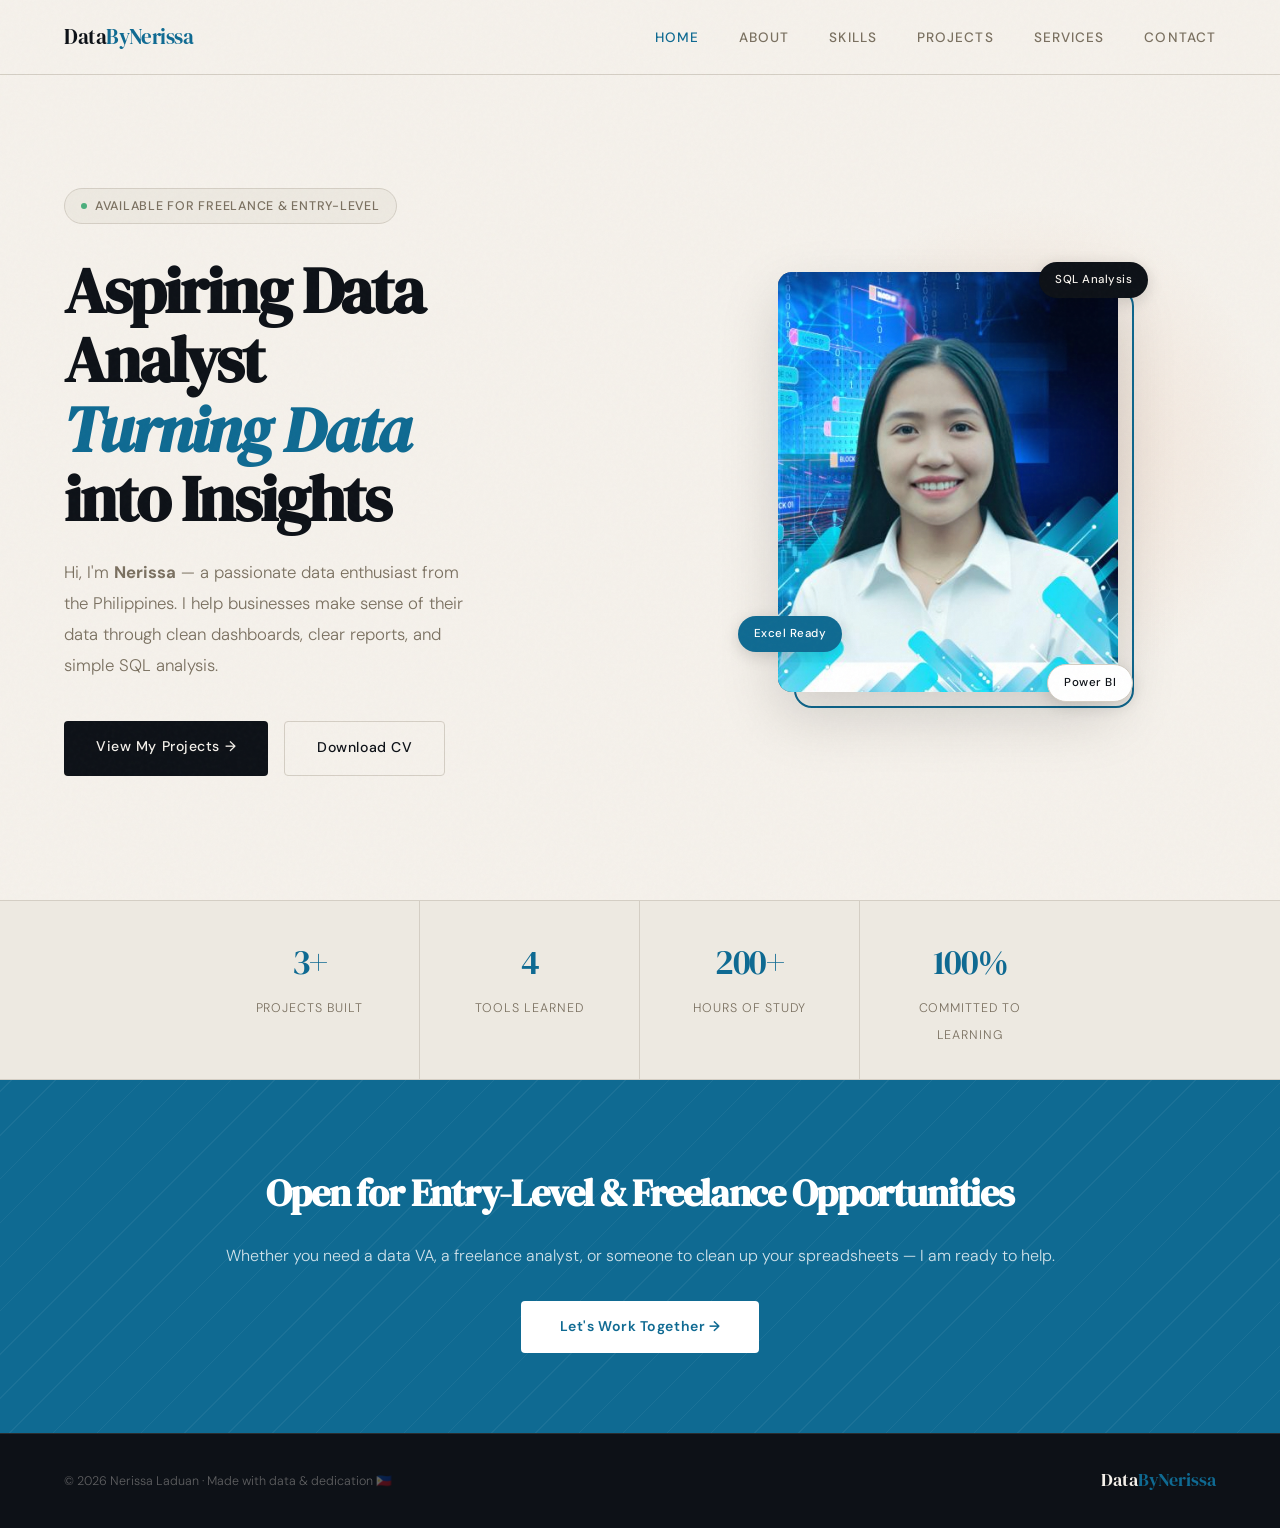
<file: index.html>
<!DOCTYPE html>
<html lang="en">
<head>
  <meta charset="UTF-8">
  <meta name="viewport" content="width=device-width, initial-scale=1.0">
  <meta name="description" content="DataByNerissa — Aspiring Data Analyst. Building dashboards, cleaning data, and turning insights into action.">
  <meta name="theme-color" content="#0f6a92">
  <meta name="referrer" content="strict-origin-when-cross-origin">
  <meta http-equiv="X-UA-Compatible" content="ie=edge">

  <!-- ═══════════════════════════════════════════════════════
       PAGE TITLE — appears on the browser tab.
       Change "Juan dela Cruz" to your real name.
       ═══════════════════════════════════════════════════════ -->
  <title>DataByNerissa — Home</title>

  <!-- Shared styles for all pages -->
  <link rel="stylesheet" href="style.css">

  <style>
    /* ── HOME PAGE SPECIFIC STYLES ──────────────────────── */

    /* Full-screen hero section */
    .hero {
      min-height: 100vh;
      display: grid;
      grid-template-columns: 1fr 1fr;
      align-items: center;
      padding: 8rem 4rem 4rem;
      gap: 5rem;
      position: relative;
      overflow: hidden;
    }

    /* Soft glow behind the photo side */
    .hero::after {
      content: '';
      position: absolute;
      right: 0; top: 50%;
      transform: translateY(-50%);
      width: 500px; height: 500px;
      border-radius: 50%;
      background: radial-gradient(circle, rgba(200,98,42,0.12) 0%, transparent 70%);
      pointer-events: none;
    }

    /* Green "Available" dot badge */
    .hero-badge {
      display: inline-flex;
      align-items: center;
      gap: 0.5rem;
      background: var(--cream);
      border: 1px solid var(--border);
      border-radius: 100px;
      padding: 0.4rem 1rem;
      font-size: 0.78rem;
      color: var(--muted);
      font-weight: 500;
      letter-spacing: 0.06em;
      text-transform: uppercase;
      margin-bottom: 2rem;
      width: fit-content;
    }
    .hero-badge::before {
      content: '';
      width: 6px; height: 6px;
      border-radius: 50%;
      background: #4caf7d; /* green dot — remove if not available */
      animation: pulse 2s infinite;
    }
    @keyframes pulse {
      0%, 100% { opacity: 1; }
      50%       { opacity: 0.3; }
    }

    /* Main headline */
    .hero h1 {
      font-family: 'DM Serif Display', serif;
      font-size: clamp(2.6rem, 5vw, 4rem);
      line-height: 1.08;
      letter-spacing: -0.03em;
      color: var(--ink);
      margin-bottom: 1.5rem;
    }
    .hero h1 em { font-style: italic; color: var(--accent); }

    /* Short description text */
    .hero-sub {
      font-size: 1.05rem;
      color: var(--muted);
      max-width: 420px;
      margin-bottom: 2.5rem;
      line-height: 1.85;
    }

    /* Row of buttons */
    .btn-row {
      display: flex;
      gap: 1rem;
      flex-wrap: wrap;
    }

    /* ── PROFILE PHOTO SIDE ─────────────────────────────── */
    .hero-photo-side {
      display: flex;
      justify-content: center;
      align-items: center;
      position: relative;
      z-index: 1;
    }

    /* Decorative frame behind the photo */
    .photo-frame {
      position: relative;
      width: 340px;
      height: 420px;
    }

    /* The decorative orange border that sits behind */
    .photo-frame::before {
      content: '';
      position: absolute;
      top: 16px; left: 16px; right: -16px; bottom: -16px;
      border: 2px solid var(--accent);
      border-radius: 18px;
      z-index: 0;
    }

    /* ── YOUR PROFILE PHOTO ─────────────────────────────
       STEP 1: Save your photo in the same folder as this file.
               Recommended: name it "profile.jpg" or "profile.png"
               Best size: 400×500 pixels or similar portrait shape.

       STEP 2: Replace "images/profile.jpg" below with your photo filename.

       EXAMPLE: If your photo is named "juan-photo.jpg", change to:
                src="images/juan-photo.jpg"

       If you don't have a photo yet, the placeholder gradient will show.
       ──────────────────────────────────────────────────── */
    .profile-photo {
      width: 100%;
      height: 100%;
      border-radius: 14px;
      object-fit: cover;
      object-position: top center; /* shows your face, not feet */
      position: relative;
      z-index: 1;
      box-shadow: 0 24px 60px rgba(0,0,0,0.15);

      /* ↓ This is the placeholder that shows before you add your photo.
           Remove it once you have your real photo. */
      background: linear-gradient(160deg, #2d4060 0%, #1a2740 100%);
    }

    /* "No photo yet" message inside placeholder */
    .photo-placeholder {
      position: absolute;
      inset: 0;
      z-index: 2;
      display: flex;
      flex-direction: column;
      align-items: center;
      justify-content: center;
      gap: 0.5rem;
      border-radius: 14px;
      background: linear-gradient(160deg, #2d4060 0%, #1a2740 100%);
      color: rgba(255,255,255,0.7);
      font-size: 0.85rem;
      text-align: center;
      padding: 1rem;
      /* ↓ HIDE THIS DIV once you add your real photo by setting display:none */
    }
    .photo-placeholder .icon { font-size: 3rem; margin-bottom: 0.5rem; }
    .photo-placeholder p { font-size: 0.78rem; opacity: 0.6; }

    /* Floating skill badges that overlay the photo */
    .floating-tag {
      position: absolute;
      padding: 0.5rem 1rem;
      border-radius: 100px;
      font-size: 0.72rem;
      font-weight: 500;
      letter-spacing: 0.04em;
      white-space: nowrap;
      z-index: 3;
      box-shadow: 0 4px 16px rgba(0,0,0,0.15);
    }
    .tag-1 { /* Top right */
      background: var(--ink);
      color: var(--paper);
      top: -10px; right: -30px;
    }
    .tag-2 { /* Bottom left */
      background: var(--accent);
      color: var(--white);
      bottom: 40px; left: -40px;
    }
    .tag-3 { /* Bottom right */
      background: var(--white);
      color: var(--ink);
      border: 1px solid var(--border);
      bottom: -10px; right: -15px;
    }

    /* Gentle floating animation for the photo card */
    .photo-frame { animation: float 6s ease-in-out infinite; }
    @keyframes float {
      0%, 100% { transform: translateY(0); }
      50%       { transform: translateY(-10px); }
    }

    /* ── TRUST BAR / STATS ROW ──────────────────────────── */
    .stats-bar {
      background: var(--cream);
      border-top: 1px solid var(--border);
      border-bottom: 1px solid var(--border);
      display: flex;
      justify-content: center;
      gap: 0;
    }

    .stat-item {
      flex: 1;
      max-width: 220px;
      padding: 2rem 1.5rem;
      text-align: center;
      border-right: 1px solid var(--border);
    }
    .stat-item:last-child { border-right: none; }

    .stat-number {
      font-family: 'DM Serif Display', serif;
      font-size: 2.2rem;
      color: var(--accent);
      letter-spacing: -0.03em;
      display: block;
    }
    .stat-label {
      font-size: 0.78rem;
      color: var(--muted);
      text-transform: uppercase;
      letter-spacing: 0.08em;
    }

    /* Mobile */
    @media (max-width: 900px) {
      .hero {
        grid-template-columns: 1fr;
        padding: 7rem 1.5rem 3rem;
        gap: 3rem;
      }
      .hero-photo-side { order: -1; } /* photo above text on mobile */
      .photo-frame { width: 240px; height: 300px; }
      .tag-1, .tag-2, .tag-3 { display: none; } /* hide floating tags on mobile */
      .stats-bar { flex-wrap: wrap; }
      .stat-item { min-width: 50%; border-bottom: 1px solid var(--border); }
    }
  </style>
</head>
<body>

  <!-- ═══════════════════════════════════════════════════════
       NAVIGATION BAR
       ── HOW TO EDIT ──
       1. Change "Data" + "ByJuan" to your own brand name.
          The word inside <span> gets the orange color.
       2. Update the href links if you rename your HTML files.
       ═══════════════════════════════════════════════════════ -->
  <nav>
    <a href="index.html" class="nav-logo">
      Data<span>ByNerissa</span>
      <!-- ↑ CHANGE: Replace "Juan" with your name or brand -->
    </a>

    <!-- Mobile menu button -->
    <button class="nav-toggle" onclick="toggleNav()" aria-label="Toggle menu">
      <span></span><span></span><span></span>
    </button>

    <ul class="nav-links" id="navLinks">
      <li><a href="index.html" class="active">Home</a></li>
      <li><a href="about.html">About</a></li>
      <li><a href="skills.html">Skills</a></li>
      <li><a href="projects.html">Projects</a></li>
      <li><a href="services.html">Services</a></li>
      <li><a href="contact.html">Contact</a></li>
    </ul>
  </nav>

  <!-- ═══════════════════════════════════════════════════════
       HERO / HOME SECTION
       ═══════════════════════════════════════════════════════ -->
  <section class="hero">

    <!-- LEFT: Text content -->
    <div class="hero-content">

      <!-- ── AVAILABILITY BADGE ────────────────────────────
           Change this text to reflect your current status.
           Remove the whole <div class="hero-badge"> if not needed.
           ─────────────────────────────────────────────────── -->
      <div class="hero-badge">Available for Freelance &amp; Entry-Level</div>

      <!-- ── MAIN HEADLINE ─────────────────────────────────
           Edit this to be YOUR headline.
           The <em> tag makes text italic + orange.
           ─────────────────────────────────────────────────── -->
      <h1>
        Aspiring Data Analyst<br>
        <em>Turning Data</em><br>
        into Insights
      </h1>

      <!-- ── SHORT INTRO ───────────────────────────────────
           Replace "Juan" with your name.
           Keep it short — 2-3 sentences max.
           ─────────────────────────────────────────────────── -->
      <p class="hero-sub">
        Hi, I'm <strong>Nerissa</strong> — a passionate data enthusiast from the Philippines.
        I help businesses make sense of their data through clean dashboards,
        clear reports, and simple SQL analysis.
      </p>

      <!-- ── CALL TO ACTION BUTTONS ───────────────────────
           "View My Projects" → links to projects.html
           "Download CV"      → links to your PDF resume.
           Save your resume as "cv.pdf" in the same folder, then change href="cv.pdf"
           ─────────────────────────────────────────────────── -->
      <div class="btn-row">
        <a href="projects.html" class="btn-primary">View My Projects →</a>
        <a href="CV.pdf" class="btn-secondary" download>Download CV</a>
        <!-- ↑ CHANGE: Replace "cv.pdf" with your actual resume filename -->
      </div>

    </div><!-- end hero-content -->

    <!-- RIGHT: Profile photo -->
    <div class="hero-photo-side">
      <div class="photo-frame">

        <!-- ════════════════════════════════════════════════
             HOW TO ADD YOUR PROFILE PHOTO — STEP BY STEP

             STEP 1: Create a folder called "images" inside your portfolio folder.
                     Your folder structure should look like:
                     portfolio/
                       ├── images/
                       │     └── profile.jpg   ← your photo goes here
                       ├── index.html
                       ├── about.html
                       └── style.css

             STEP 2: Copy your photo into the "images" folder.
                     Rename it to "profile.jpg" (or profile.png).

             STEP 3: In the <img> tag below, make sure src="images/profile.jpg"
                     matches your actual filename.

             STEP 4: Hide the placeholder by finding the <div class="photo-placeholder">
                     and changing its style to: display: none;

             TIPS:
             - Best photo size: 400 × 500px portrait (head + shoulders)
             - Use a plain or blurred background for professional look
             - Smile! Friendly photos work well for freelance portfolios
             ════════════════════════════════════════════════ -->

        <!-- Your profile photo — change src to your image path -->
        <img
          class="profile-photo"
          src="images/profile.jpg"
          alt="Nerissa Laduan — Aspiring Data Analyst"
          onerror="this.style.display='none'; document.getElementById('photo-placeholder').style.display='flex';"
        >
        <!-- ↑ CHANGE: Replace "images/profile.jpg" with your actual photo path
               Also change the alt text to your real name -->

        <!-- Placeholder shown when photo is missing — HIDE when you have a photo -->
        

        <!-- Floating skill tags around the photo -->
        <!-- ↓ CHANGE these tags to match your tools -->
        <div class="floating-tag tag-1">SQL Analysis</div>
        <div class="floating-tag tag-2">Excel Ready</div>
        <div class="floating-tag tag-3">Power BI</div>

      </div><!-- end photo-frame -->
    </div><!-- end hero-photo-side -->

  </section><!-- end hero -->

  <!-- ═══════════════════════════════════════════════════════
       STATS / TRUST BAR
       ── HOW TO EDIT ──
       Change the numbers and labels to match your own stats.
       If you don't have real numbers yet, use goals or learning hours.
       Example: "200+ Hours of Study", "3 Projects Built", etc.
       ═══════════════════════════════════════════════════════ -->
  <div class="stats-bar">
    <div class="stat-item reveal">
      <span class="stat-number">3+</span>
      <!-- ↑ CHANGE: Update with your actual number of projects -->
      <span class="stat-label">Projects Built</span>
    </div>
    <div class="stat-item reveal" style="transition-delay:0.1s">
      <span class="stat-number">4</span>
      <!-- ↑ CHANGE: Number of tools/skills you know -->
      <span class="stat-label">Tools Learned</span>
    </div>
    <div class="stat-item reveal" style="transition-delay:0.2s">
      <span class="stat-number">200+</span>
      <!-- ↑ CHANGE: Hours you've spent studying data analytics -->
      <span class="stat-label">Hours of Study</span>
    </div>
    <div class="stat-item reveal" style="transition-delay:0.3s">
      <span class="stat-number">100%</span>
      <span class="stat-label">Committed to Learning</span>
    </div>
  </div>

  <!-- ═══════════════════════════════════════════════════════
       CTA BANNER — "Open for Work" strip
       ── HOW TO EDIT ──
       Change the heading and paragraph to update your message.
       ═══════════════════════════════════════════════════════ -->
  <div class="cta-banner">
    <h2>Open for Entry-Level &amp; Freelance Opportunities</h2>
    <p>Whether you need a data VA, a freelance analyst, or someone to clean up your spreadsheets — I am ready to help.</p>
    <a href="contact.html" class="btn-white">Let's Work Together →</a>
  </div>

  <!-- ═══════════════════════════════════════════════════════
       FOOTER
       ── HOW TO EDIT ──
       Change "Juan dela Cruz" to your name.
       Change "DataByJuan" logo to match your nav logo.
       Update the year if needed.
       ═══════════════════════════════════════════════════════ -->
  <footer>
    <p>© 2026 Nerissa Laduan · Made with data &amp; dedication 🇵🇭</p>
    <!-- ↑ CHANGE: Replace "Juan dela Cruz" with your full name -->
    <a href="index.html">Data<span>ByNerissa</span></a>
    <!-- ↑ CHANGE: Match your nav logo name -->
  </footer>

  <!-- ═══════════════════════════════════════════════════════
       JAVASCRIPT — scroll reveal + mobile nav toggle
       No changes needed here.
       ═══════════════════════════════════════════════════════ -->
  <script>
    // Mobile nav toggle
    function toggleNav() {
      document.getElementById('navLinks').classList.toggle('open');
    }

    // Scroll reveal — animates elements as you scroll down
    const observer = new IntersectionObserver((entries) => {
      entries.forEach(e => {
        if (e.isIntersecting) {
          e.target.classList.add('visible');
          observer.unobserve(e.target);
        }
      });
    }, { threshold: 0.12 });

    document.querySelectorAll('.reveal').forEach(el => observer.observe(el));
  </script>

</body>
</html>
</file>
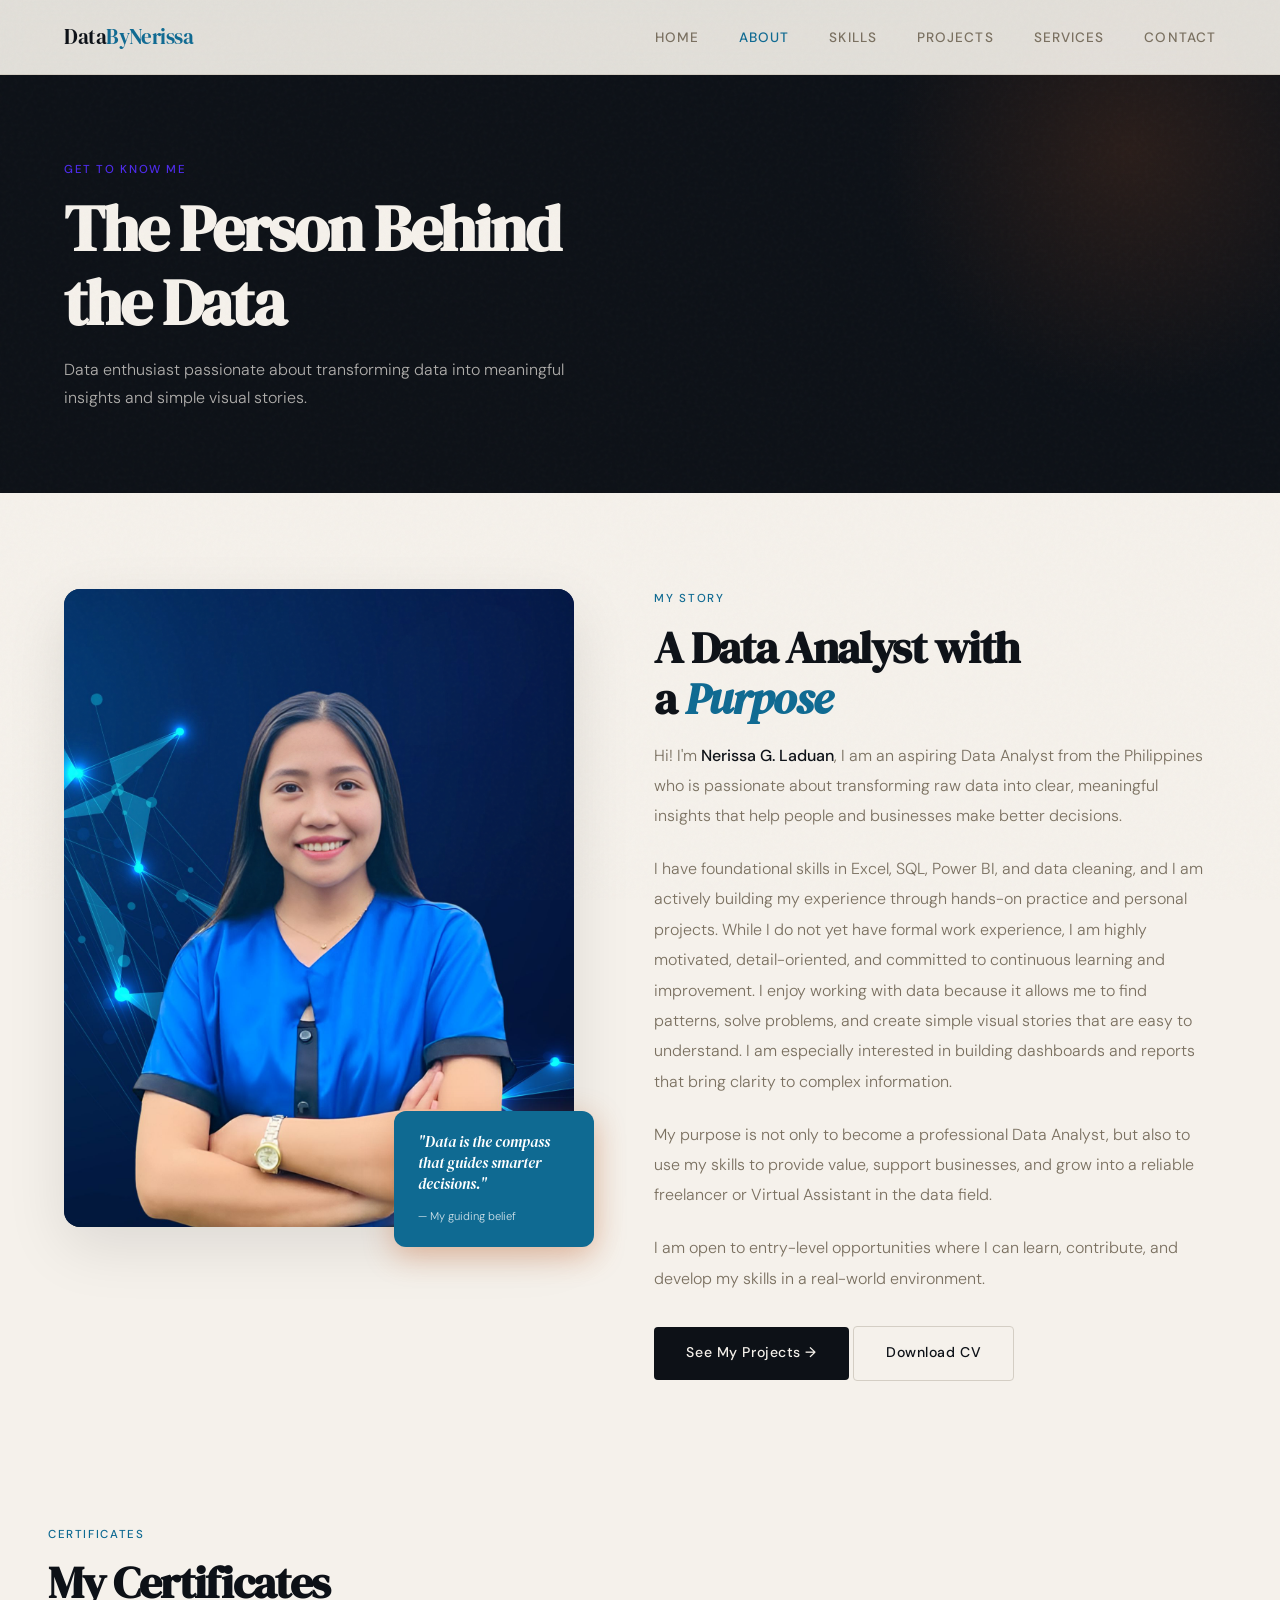
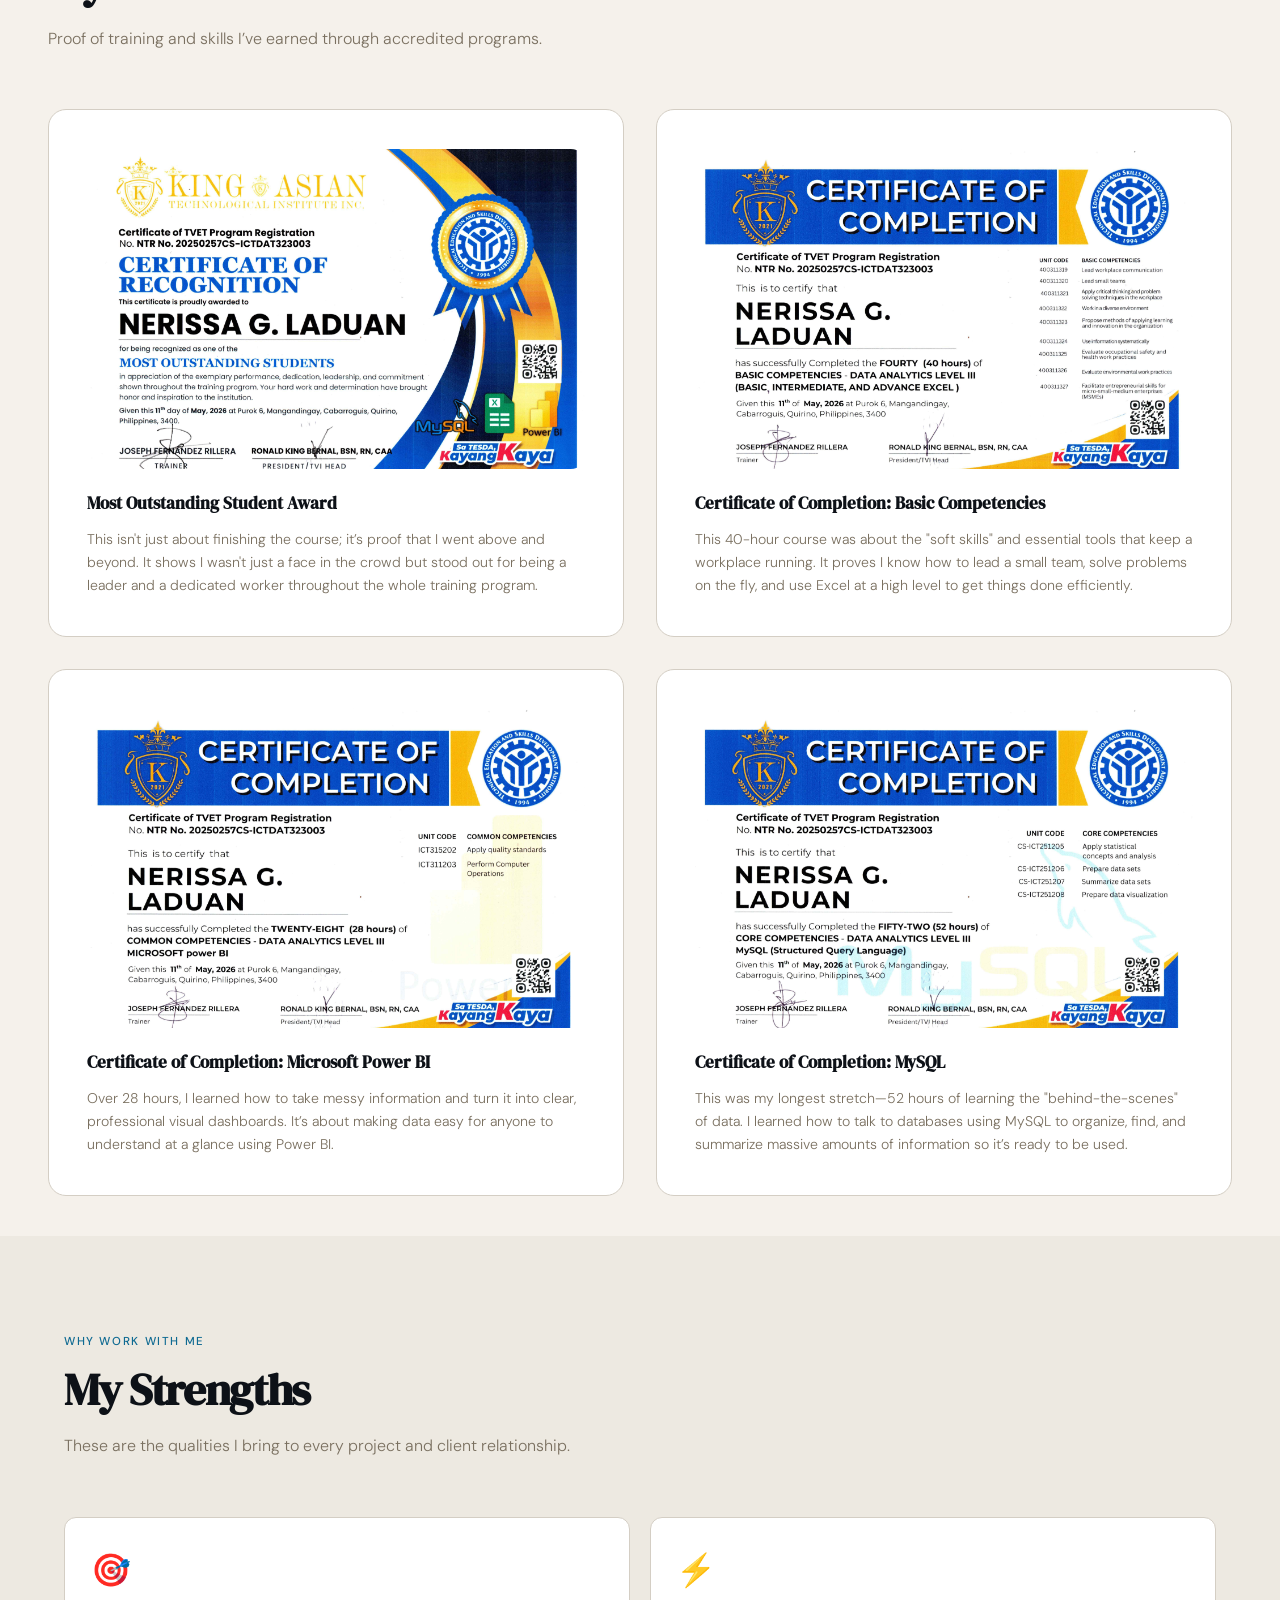
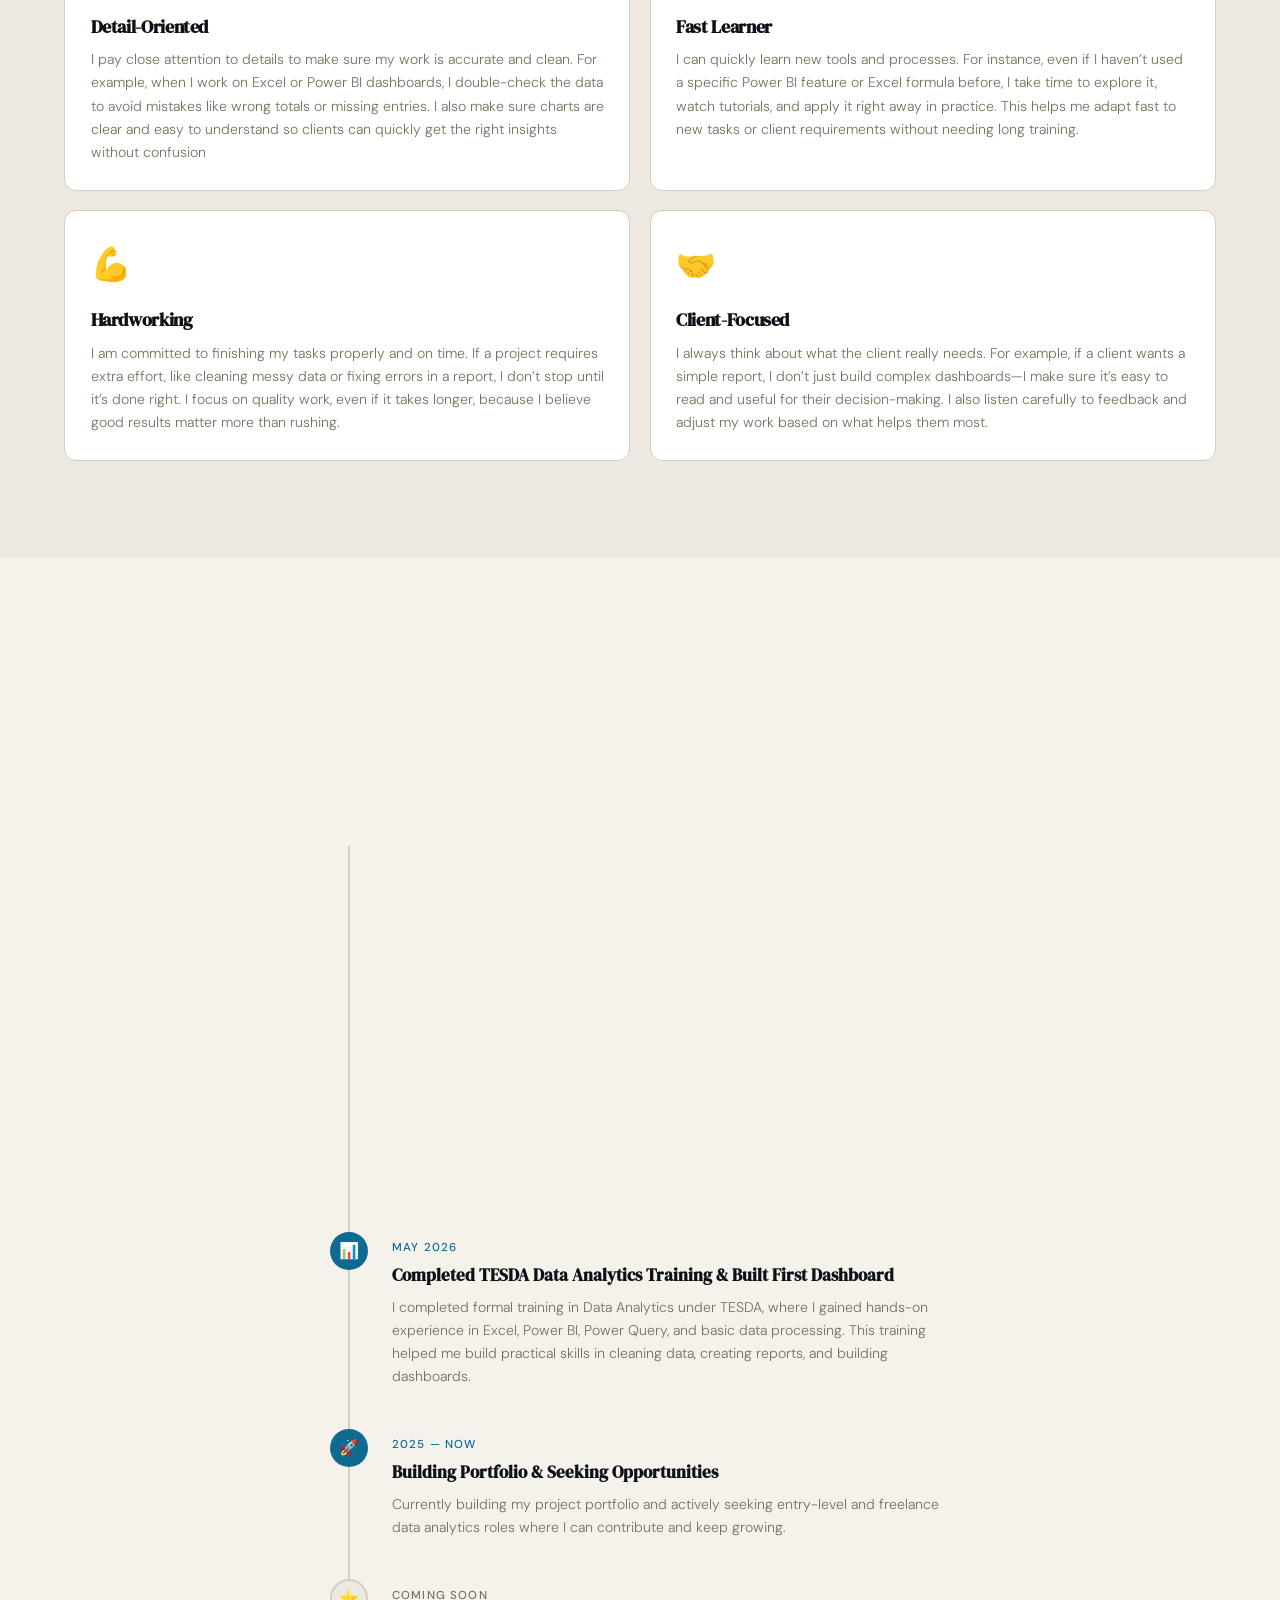
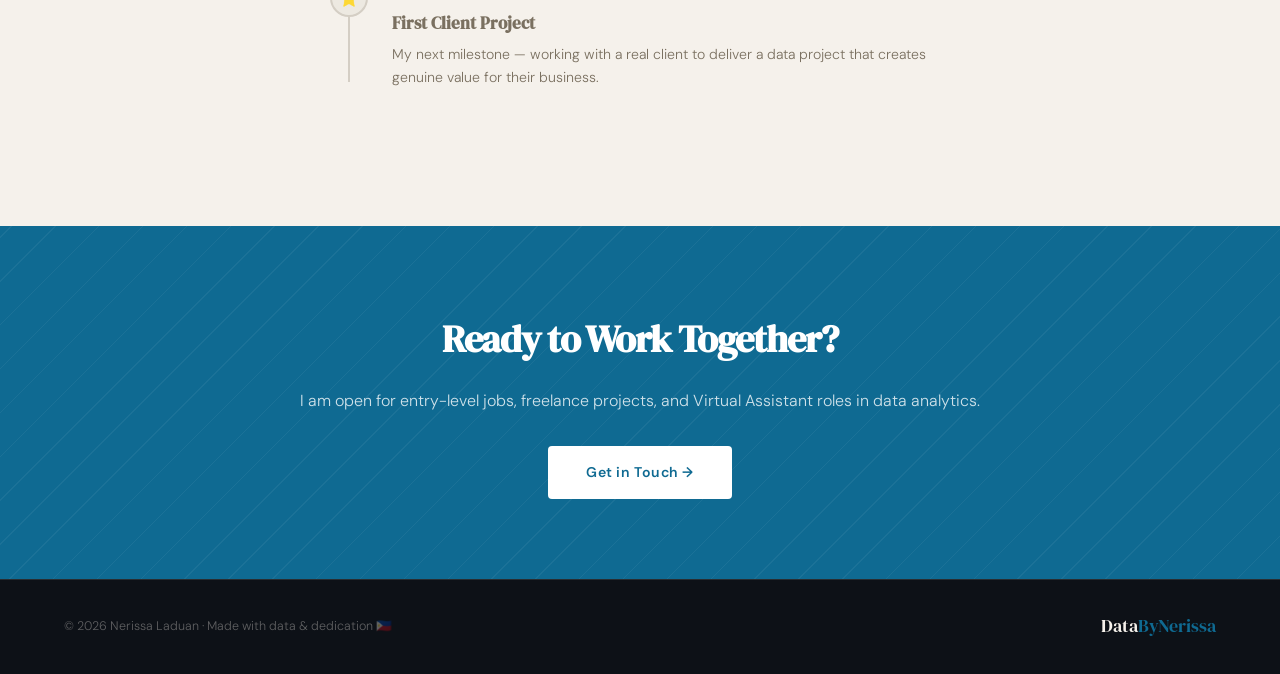
<file: about.html>
<!DOCTYPE html>
<html lang="en">
<head>
  <meta charset="UTF-8">
  <meta name="viewport" content="width=device-width, initial-scale=1.0">
  <meta name="description" content="About Me — Learn about my journey into data analytics and what drives my passion.">
  <meta name="theme-color" content="#0f6a92">
  <meta name="referrer" content="strict-origin-when-cross-origin">
  <meta http-equiv="X-UA-Compatible" content="ie=edge">

  <!-- ═══════════════════════════════════════════════════════
       PAGE TITLE — change "Juan dela Cruz" to your name
       ═══════════════════════════════════════════════════════ -->
  <title>About Me — DataByNerissa</title>

  <link rel="stylesheet" href="style.css">

  <style>
    /* ── ABOUT PAGE HEADER ──────────────────────────────── */
    .page-hero {
      background: var(--dark-bg);
      padding: 10rem 4rem 5rem;
      position: relative;
      overflow: hidden;
    }
    .page-hero::before {
      content: '';
      position: absolute;
      right: -100px; top: -100px;
      width: 500px; height: 500px;
      border-radius: 50%;
      background: radial-gradient(circle, rgba(200,98,42,0.15) 0%, transparent 70%);
    }
    .page-hero .section-label { color: var(--accent-light); }
    .page-hero .section-title { color: var(--paper); font-size: clamp(2.5rem, 5vw, 4rem); }
    .page-hero .section-intro { color: var(--dark-text); margin-bottom: 0; }

    /* ── MAIN ABOUT SECTION ─────────────────────────────── */
    #about-main { background: var(--paper); }

    .about-layout {
      display: grid;
      grid-template-columns: 1fr 1.1fr;
      gap: 5rem;
      align-items: start;
    }

    /* ── ABOUT PHOTO COLUMN ─────────────────────────────── */
    .about-photo-col { position: relative; }

    /* ── YOUR ABOUT PAGE PHOTO ──────────────────────────
       This can be the same photo as the homepage, or a different one.

       HOW TO USE:
       1. Save your photo in the "images" folder as "about.jpg"
          (or use the same "profile.jpg" from the homepage)
       2. Change src="images/about.jpg" below to match your file

       RECOMMENDED SIZE: 500 × 600px portrait photo
       ─────────────────────────────────────────────────── */
    .about-photo {
      width: 100%;
      border-radius: 16px;
      object-fit: cover;
      object-position: top;
      aspect-ratio: 4 / 5;
      display: block;
      box-shadow: 0 20px 60px rgba(0,0,0,0.1);

      /* Placeholder color if photo not found */
      background: linear-gradient(160deg, #2d4060, #1a2740);
    }

    .about-photo-placeholder {
      aspect-ratio: 4 / 5;
      border-radius: 16px;
      background: linear-gradient(160deg, #2d4060, #1a2740);
      display: flex;
      flex-direction: column;
      align-items: center;
      justify-content: center;
      color: rgba(255,255,255,0.6);
      font-size: 0.85rem;
      text-align: center;
      gap: 0.5rem;
    }

    /* Accent quote card overlapping the photo */
    .about-quote-card {
      position: absolute;
      bottom: -20px;
      right: -20px;
      background: var(--accent);
      color: var(--white);
      padding: 1.2rem 1.5rem;
      border-radius: 12px;
      max-width: 200px;
      box-shadow: 0 8px 30px rgba(200,98,42,0.4);
    }
    .about-quote-card p {
      font-family: 'DM Serif Display', serif;
      font-size: 0.95rem;
      font-style: italic;
      line-height: 1.4;
      margin-bottom: 0.4rem;
    }
    .about-quote-card small {
      font-size: 0.7rem;
      opacity: 0.8;
    }

    /* ── ABOUT TEXT COLUMN ──────────────────────────────── */
    .about-text-col {}

    .about-text-col p {
      font-size: 1rem;
      color: var(--muted);
      line-height: 1.9;
      margin-bottom: 1.4rem;
    }
    .about-text-col p strong { color: var(--ink); font-weight: 500; }

    /* ── STRENGTH CARDS ─────────────────────────────────── */
    .strengths-section {
      background: var(--cream);
    }

    .strengths-grid {
      display: grid;
      grid-template-columns: repeat(2, 1fr);
      gap: 1.2rem;
    }

    .strength-card {
      background: var(--white);
      border: 1px solid var(--border);
      border-radius: 12px;
      padding: 1.6rem;
      transition: box-shadow 0.2s, transform 0.2s;
    }
    .strength-card:hover {
      box-shadow: 0 10px 36px rgba(0,0,0,0.07);
      transform: translateY(-2px);
    }
    .strength-icon {
      font-size: 2rem;
      margin-bottom: 0.8rem;
      display: block;
    }
    .strength-card h3 {
      font-family: 'DM Serif Display', serif;
      font-size: 1.15rem;
      letter-spacing: -0.02em;
      color: var(--ink);
      margin-bottom: 0.4rem;
    }
    .strength-card p {
      font-size: 0.88rem;
      color: var(--muted);
      line-height: 1.65;
    }

    /* ── TIMELINE / JOURNEY SECTION ─────────────────────── */
    .journey-section { background: var(--paper); }

    .timeline {
      position: relative;
      max-width: 620px;
      margin: 0 auto;
    }
    .timeline::before {
      content: '';
      position: absolute;
      left: 18px;
      top: 8px; bottom: 8px;
      width: 2px;
      background: var(--border);
    }

    .timeline-item {
      display: flex;
      gap: 1.5rem;
      margin-bottom: 2.5rem;
      position: relative;
    }
    .timeline-dot {
      width: 38px; height: 38px;
      border-radius: 50%;
      background: var(--accent);
      display: flex;
      align-items: center;
      justify-content: center;
      font-size: 1rem;
      flex-shrink: 0;
      z-index: 1;
    }
    .timeline-dot.grey {
      background: var(--cream);
      border: 2px solid var(--border);
    }
    .timeline-body {
      padding-top: 0.4rem;
    }
    .timeline-date {
      font-size: 0.72rem;
      font-weight: 500;
      color: var(--accent);
      letter-spacing: 0.1em;
      text-transform: uppercase;
      margin-bottom: 0.3rem;
    }
    .timeline-body h4 {
      font-family: 'DM Serif Display', serif;
      font-size: 1.05rem;
      color: var(--ink);
      margin-bottom: 0.3rem;
    }
    .timeline-body p {
      font-size: 0.88rem;
      color: var(--muted);
      line-height: 1.65;
    }

    /* ── CERTIFICATES SECTION ─────────────────────────── */
    .certificates-section {
      background: var(--paper);
      padding: 3rem 3rem 2.5rem;
    }

    .certificates-grid {
      display: grid;
      grid-template-columns: repeat(2, minmax(0, 1fr));
      gap: 2rem;
      margin: 1.5rem auto 0;
      max-width: 1240px;
    }

    .certificate-card {
      background: var(--white);
      border: 1px solid var(--border);
      border-radius: 18px;
      padding: 2.4rem;
      max-width: 780px;
      min-height: 420px;
      margin: 0 auto;
    }

    .certificate-card img {
      width: 100%;
      max-height: 320px;
      object-fit: cover;
      border-radius: 14px;
      margin-bottom: 1.3rem;
      display: block;
    }

    .certificate-card h3 {
      font-family: 'DM Serif Display', serif;
      font-size: 1.05rem;
      color: var(--ink);
      margin-bottom: 0.6rem;
    }

    .certificate-card p {
      font-size: 0.88rem;
      color: var(--muted);
      line-height: 1.65;
      margin: 0;
    }

    @media (max-width: 900px) {
      .certificates-grid { grid-template-columns: 1fr; }
    }

    /* Mobile */
    @media (max-width: 900px) {
      .page-hero { padding: 8rem 1.5rem 4rem; }
      .about-layout { grid-template-columns: 1fr; gap: 3rem; }
      .about-quote-card { display: none; }
      .strengths-grid { grid-template-columns: 1fr; }
    }
  </style>
</head>
<body>

  <!-- NAVIGATION — same across all pages -->
  <nav>
    <a href="index.html" class="nav-logo">Data<span>ByNerissa</span></a>
    <!-- ↑ CHANGE: Update your brand name -->

    <button class="nav-toggle" onclick="toggleNav()" aria-label="Toggle menu">
      <span></span><span></span><span></span>
    </button>

    <ul class="nav-links" id="navLinks">
      <li><a href="index.html">Home</a></li>
      <li><a href="about.html" class="active">About</a></li>
      <li><a href="skills.html">Skills</a></li>
      <li><a href="projects.html">Projects</a></li>
      <li><a href="services.html">Services</a></li>
      <li><a href="contact.html">Contact</a></li>
    </ul>
  </nav>

  <!-- ═══════════════════════════════════════════════════════
       PAGE HERO HEADER
       ── HOW TO EDIT ──
       Change the heading and description to describe yourself.
       ═══════════════════════════════════════════════════════ -->
  <div class="page-hero">
    <span class="section-label">Get to Know Me</span>
    <h1 class="section-title">
      The Person Behind<br>the Data
    </h1>
    <p class="section-intro">
      Data enthusiast passionate about transforming data into meaningful insights and simple visual stories.
      <!-- ↑ CHANGE: Write your own one-liner about yourself -->
    </p>
  </div>

  <!-- ═══════════════════════════════════════════════════════
       ABOUT MAIN SECTION — photo + text
       ═══════════════════════════════════════════════════════ -->
  <section id="about-main">
    <div class="about-layout">

      <!-- LEFT: Your photo -->
      <div class="about-photo-col reveal">

        <!-- ════════════════════════════════════════════════
             HOW TO ADD YOUR ABOUT PAGE PHOTO

             OPTION A — Same photo as homepage:
               Change src to: src="images/profile.jpg"

             OPTION B — Different photo (e.g. studying or working):
               1. Save photo in images/ folder as "about.jpg"
               2. Change src to: src="images/about.jpg"

             Recommended: casual but professional photo —
             studying at a desk, working on a laptop, etc.
             ════════════════════════════════════════════════ -->
        <img
          class="about-photo"
          src="images/about.jpg"
          alt="Nerissa G. Laduan studying data analytics"
          onerror="this.style.display='none'; document.getElementById('about-ph').style.display='flex';"
        >
        <!-- ↑ CHANGE: Replace "images/about.jpg" and update the alt text -->

        <!-- Placeholder — hide when you have a photo -->
        <div class="about-photo-placeholder" id="about-ph" style="display:none">
          <span style="font-size:3rem">📸</span>
          <strong style="color:white">Add your photo</strong>
          <p style="font-size:0.75rem;color:rgba(255,255,255,0.5)">Save as images/about.jpg</p>
        </div>

        <!-- Motivational quote card — overlaps the photo -->
        <div class="about-quote-card">
          <!-- ↓ CHANGE: Replace with your own quote or goal -->
          <p>"Data is the compass that guides smarter decisions."</p>
          <small>— My guiding belief</small>
        </div>

      </div><!-- end about-photo-col -->

      <!-- RIGHT: Your story text -->
      <div class="about-text-col reveal" style="transition-delay:0.15s">
        <span class="section-label">My Story</span>
        <h2 class="section-title">A Data Analyst with<br>a <em style="font-style:italic;color:var(--accent)">Purpose</em></h2>

        <!-- ── YOUR BIO TEXT ──────────────────────────────
             Edit these paragraphs to tell YOUR story.
             Be honest and personal — clients appreciate authenticity.
             ─────────────────────────────────────────────────── -->
        <p>
          Hi! I'm <strong>Nerissa G. Laduan</strong>, I am an aspiring Data Analyst from the Philippines 
          who is passionate about transforming raw data into clear, meaningful insights that help people
           and businesses make better decisions.
          <!-- ↑ CHANGE: Replace with your actual name and story intro -->
        </p>

        <p>
         I have foundational skills in Excel, SQL, Power BI, and data cleaning, and I am actively building my experience through hands-on practice and personal projects.
          While I do not yet have formal work experience, I am highly motivated, detail-oriented, and committed to continuous learning and improvement.
          I enjoy working with data because it allows me to find patterns, solve problems, and create simple visual stories that are easy to understand.
           I am especially interested in building dashboards and reports that bring clarity to complex information.<!-- ↑ CHANGE: Update to match your actual education and status -->
        </p>

        <p>
          My purpose is not only to become a professional Data Analyst, but also to use my skills to provide value,
           support businesses, and grow into a reliable freelancer or Virtual Assistant in the data field.
          <!-- ↑ CHANGE: Describe YOUR personal goal -->
        </p>

        <p>
          I am open to entry-level opportunities where I can learn, contribute, and develop my skills in a real-world environment.
          <!-- ↑ CHANGE: Add something personal about you — hobbies, interests, motivation -->
        </p>

        <!-- Buttons linking to your work -->
        <div class="btn-row" style="margin-top:2rem">
          <a href="projects.html" class="btn-primary">See My Projects →</a>
          <a href="cv.pdf" class="btn-secondary" download>Download CV</a>
          <!-- ↑ CHANGE: Replace "cv.pdf" with your resume filename -->
        </div>

      </div><!-- end about-text-col -->
    </div><!-- end about-layout -->
  </section>

  <!-- ═══════════════════════════════════════════════════════
       CERTIFICATES SECTION
       ── HOW TO EDIT ──
       Add your certificate images and short descriptions.
       ═══════════════════════════════════════════════════════ -->
  <section class="certificates-section">
    <span class="section-label reveal">Certificates</span>
    <h2 class="section-title reveal">My Certificates</h2>
    <p class="section-intro reveal">Proof of training and skills I’ve earned through accredited programs.</p>

    <div class="certificates-grid">
      <div class="certificate-card reveal">
        <img src="images/certificate1.jpg" alt="TESDA Certificate 1">
        <h3>Most Outstanding Student Award</h3>
        <p>This isn't just about finishing the course; it’s proof that I went above and beyond. It shows I wasn't just a face in the crowd but stood out for being a leader and a dedicated worker throughout the whole training program.</p>
      </div>
      <div class="certificate-card reveal" style="transition-delay:0.1s">
        <img src="images/certificate2.jpg" alt="TESDA Certificate 2">
        <h3>Certificate of Completion: Basic Competencies</h3>
        <p>This 40-hour course was about the "soft skills" and essential tools that keep a workplace running. It proves I know how to lead a small team, solve problems on the fly, and use Excel at a high level to get things done efficiently.</p>
      </div>
      <div class="certificate-card reveal" style="transition-delay:0.2s">
        <img src="images/certificate3.jpg" alt="TESDA Certificate 3">
        <h3>Certificate of Completion: Microsoft Power BI</h3>
        <p>Over 28 hours, I learned how to take messy information and turn it into clear, professional visual dashboards. It’s about making data easy for anyone to understand at a glance using Power BI.</p>
      </div>
      <div class="certificate-card reveal" style="transition-delay:0.3s">
        <img src="images/certificate4.jpg" alt="TESDA Certificate 4">
        <h3>Certificate of Completion: MySQL</h3>
        <p>This was my longest stretch—52 hours of learning the "behind-the-scenes" of data. I learned how to talk to databases using MySQL to organize, find, and summarize massive amounts of information so it’s ready to be used.</p>
      </div>
    </div>
  </section>

  <!-- ═══════════════════════════════════════════════════════
       STRENGTHS SECTION
       ── HOW TO EDIT ──
       Change the icon, title, and description for each card.
       Add or remove cards as needed.
       ═══════════════════════════════════════════════════════ -->
  <section class="strengths-section">
    <span class="section-label reveal">Why Work With Me</span>
    <h2 class="section-title reveal">My Strengths</h2>
    <p class="section-intro reveal">These are the qualities I bring to every project and client relationship.</p>

    <div class="strengths-grid">

      <div class="strength-card reveal">
        <span class="strength-icon">🎯</span>
        <!-- ↑ CHANGE: Replace emoji with one that fits your strength -->
        <h3>Detail-Oriented</h3>
        <!-- ↑ CHANGE: Replace with your strength name -->
        <p>I pay close attention to details to make sure my work is accurate and clean. For example, when I work on Excel or Power BI dashboards, 
          I double-check the data to avoid mistakes like wrong totals or missing entries. I also make sure charts are clear and easy to understand so clients can quickly get the right insights without confusion</p>
        <!-- ↑ CHANGE: Describe this strength in your own words -->
      </div>

      <div class="strength-card reveal" style="transition-delay:0.1s">
        <span class="strength-icon">⚡</span>
        <h3>Fast Learner</h3>
        <p>I can quickly learn new tools and processes. For instance, even if I haven’t used a specific Power BI feature or Excel formula before,
           I take time to explore it, watch tutorials, and apply it right away in practice. This helps me adapt fast to new tasks or client requirements without needing long training.</p>
      </div>

      <div class="strength-card reveal" style="transition-delay:0.2s">
        <span class="strength-icon">💪</span>
        <h3>Hardworking</h3>
        <p>I am committed to finishing my tasks properly and on time. If a project requires extra effort, like cleaning messy data or fixing errors in a report, I don’t stop until it’s done right. I focus on quality work, even if it takes longer, because I believe good results matter more than rushing.</p>
      </div>

      <div class="strength-card reveal" style="transition-delay:0.3s">
        <span class="strength-icon">🤝</span>
        <h3>Client-Focused</h3>
        <p>I always think about what the client really needs. For example, if a client wants a simple report, I don’t just build complex dashboards—I make sure it’s easy to read and useful for their decision-making. I also listen carefully to feedback and adjust my work based on what helps them most.</p>
      </div>

    </div><!-- end strengths-grid -->
  </section>

  <!-- ═══════════════════════════════════════════════════════
       JOURNEY / TIMELINE SECTION
       ── HOW TO EDIT ──
       Update each timeline item with your real milestones.
       Add more items by copying a .timeline-item block.
       ═══════════════════════════════════════════════════════ -->
  <section class="journey-section">
    <span class="section-label reveal">My Learning Journey</span>
    <h2 class="section-title reveal">How I Got Here</h2>
    <p class="section-intro reveal">Every expert was once a beginner. Here's my path so far.</p>

    <div class="timeline">

      <div class="timeline-item reveal">
        <div class="timeline-dot">📚</div>
        <div class="timeline-body">
          <div class="timeline-date">2025</div>
          <!-- ↑ CHANGE: Update the year -->
          <h4>Discovered Data Analytics</h4>
          <!-- ↑ CHANGE: Title of your first milestone -->
          <p>I first became interested in data analytics when I watched an Excel tutorial on YouTube. I realized how powerful data can be in solving real business problems, such as organizing information, tracking performance, and making better decisions. That moment sparked my serious interest in pursuing this field.</p>
          <!-- ↑ CHANGE: Describe how you got started -->
        </div>
      </div>

      <div class="timeline-item reveal" style="transition-delay:0.1s">
        <div class="timeline-dot">💻</div>
        <div class="timeline-body">
          <div class="timeline-date">2026</div>
          <h4>Graduated BTLED Major in ICT </h4>
          <p>I graduated with a Bachelor of Technical Teacher Education (BTLED) major in ICT. During my studies, I also gained teaching experience, including helping students learn Microsoft Excel. This strengthened my ability to explain data concepts in a simple and practical way.</p>
          <!-- ↑ CHANGE: Describe what you learned and where -->
        </div>
      </div>

      <div class="timeline-item reveal" style="transition-delay:0.2s">
        <div class="timeline-dot">📊</div>
        <div class="timeline-body">
          <div class="timeline-date">May 2026</div>
          <h4>Completed TESDA Data Analytics Training &amp; Built First Dashboard</h4>
          <p>I completed formal training in Data Analytics under TESDA, where I gained hands-on experience in Excel, Power BI, Power Query, and basic data processing. This training helped me build practical skills in cleaning data, creating reports, and building dashboards.</p>
        </div>
      </div>

      <div class="timeline-item reveal" style="transition-delay:0.3s">
        <div class="timeline-dot">🚀</div>
        <div class="timeline-body">
          <div class="timeline-date">2025 — Now</div>
          <!-- ↑ CHANGE: Update to present year -->
          <h4>Building Portfolio &amp; Seeking Opportunities</h4>
          <p>Currently building my project portfolio and actively seeking entry-level and freelance data analytics roles where I can contribute and keep growing.</p>
        </div>
      </div>

      <!-- Add more milestones by copying the block above ↑ -->

      <div class="timeline-item reveal" style="transition-delay:0.4s">
        <div class="timeline-dot grey">⭐</div>
        <div class="timeline-body">
          <div class="timeline-date" style="color:var(--muted)">Coming Soon</div>
          <h4 style="color:var(--muted)">First Client Project</h4>
          <p>My next milestone — working with a real client to deliver a data project that creates genuine value for their business.</p>
          <!-- ↑ CHANGE: Update this when you land your first project -->
        </div>
      </div>

    </div><!-- end timeline -->
  </section>

  <!-- CTA Banner -->
  <div class="cta-banner">
    <h2>Ready to Work Together?</h2>
    <p>I am open for entry-level jobs, freelance projects, and Virtual Assistant roles in data analytics.</p>
    <a href="contact.html" class="btn-white">Get in Touch →</a>
  </div>

  <!-- FOOTER -->
  <footer>
    <p>© 2026 Nerissa Laduan · Made with data &amp; dedication 🇵🇭</p>
    <a href="index.html">Data<span>ByNerissa</span></a>
  </footer>

  <script>
    function toggleNav() {
      document.getElementById('navLinks').classList.toggle('open');
    }
    const observer = new IntersectionObserver((entries) => {
      entries.forEach(e => {
        if (e.isIntersecting) { e.target.classList.add('visible'); observer.unobserve(e.target); }
      });
    }, { threshold: 0.12 });
    document.querySelectorAll('.reveal').forEach(el => observer.observe(el));
  </script>
</body>
</html>
</file>
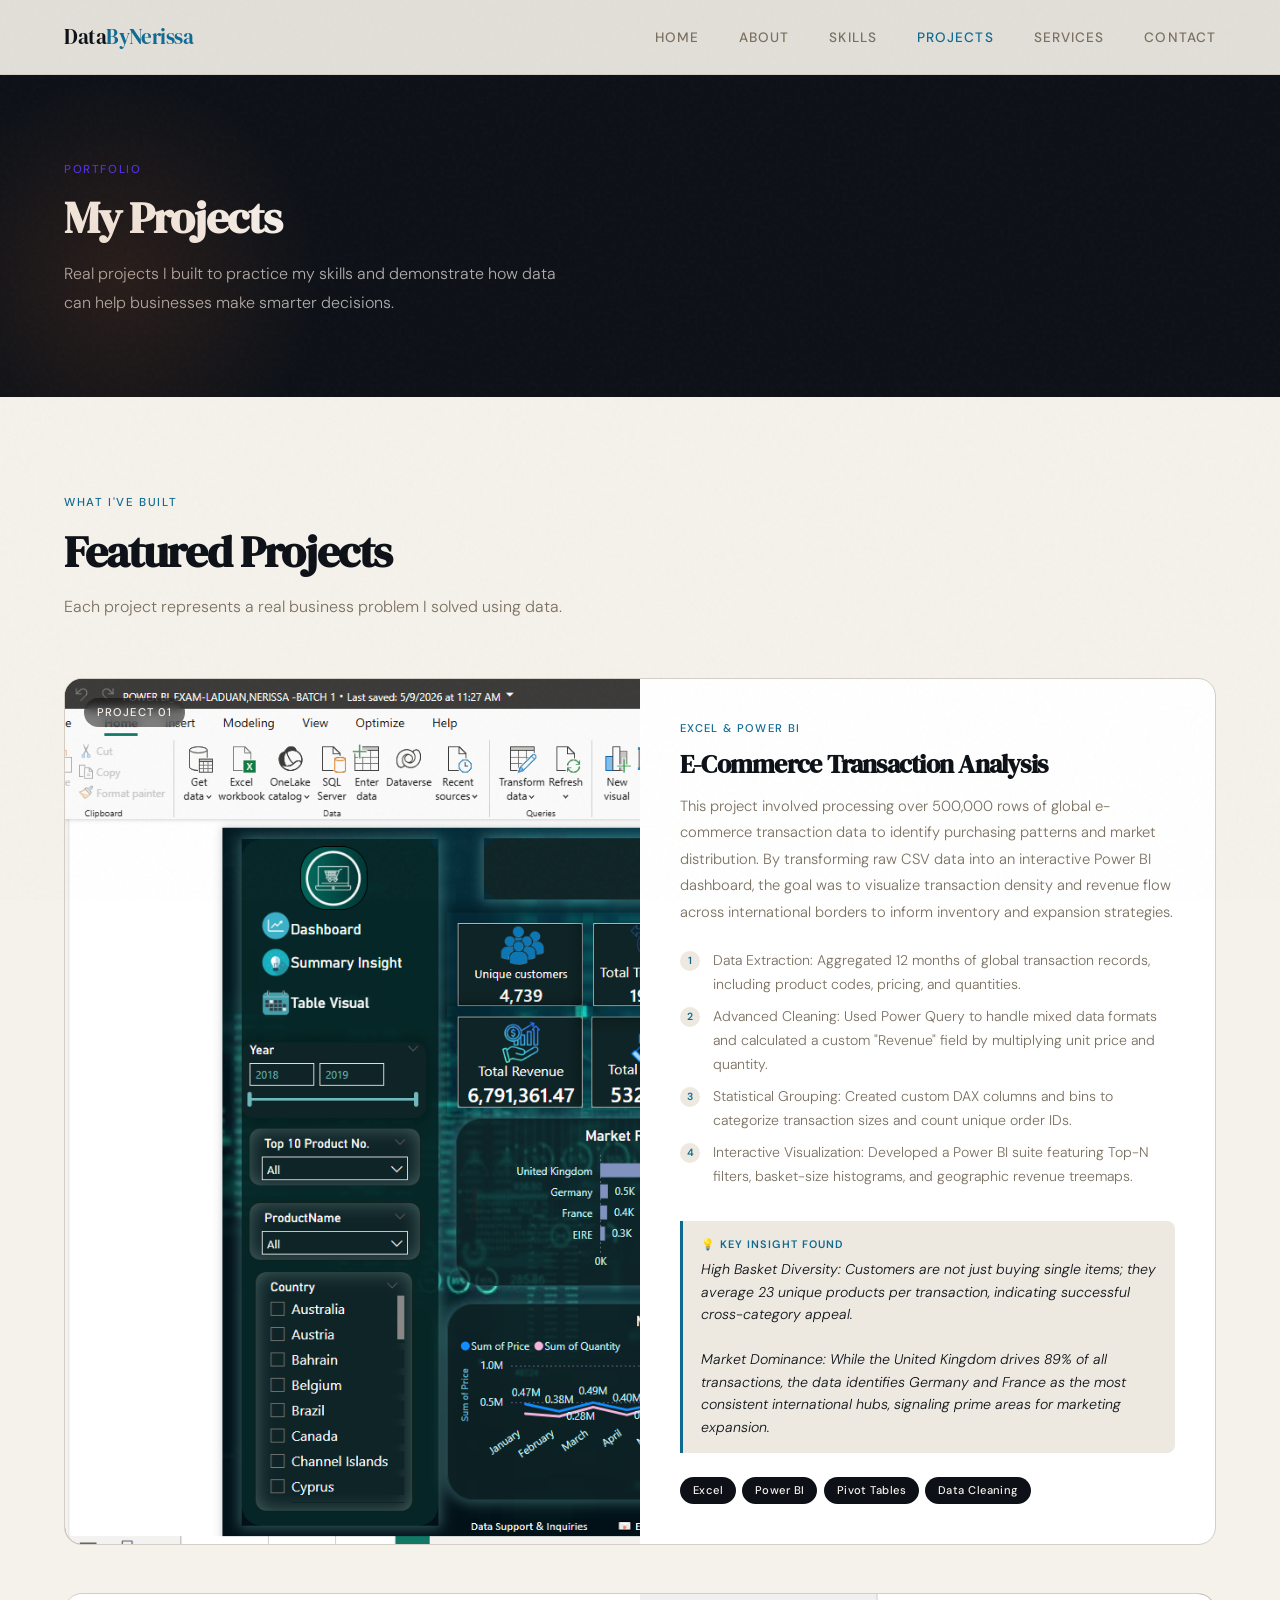
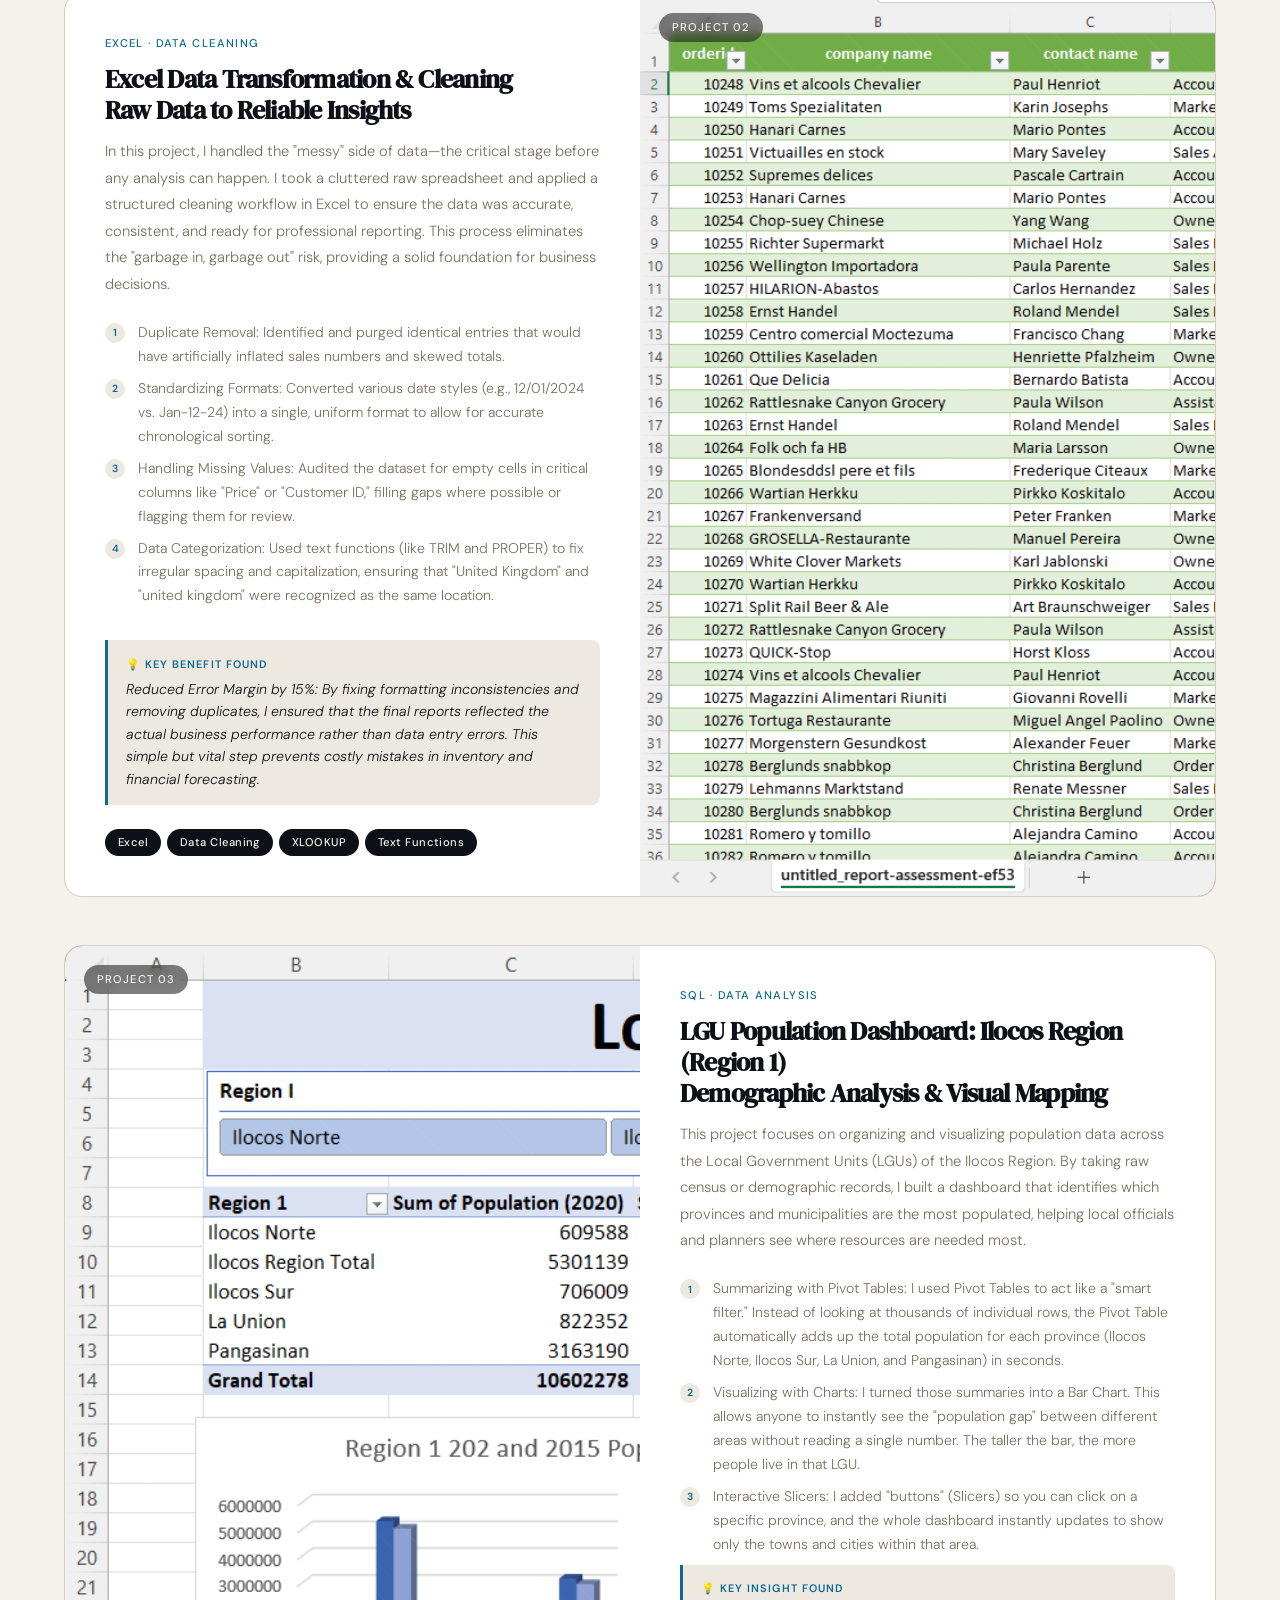
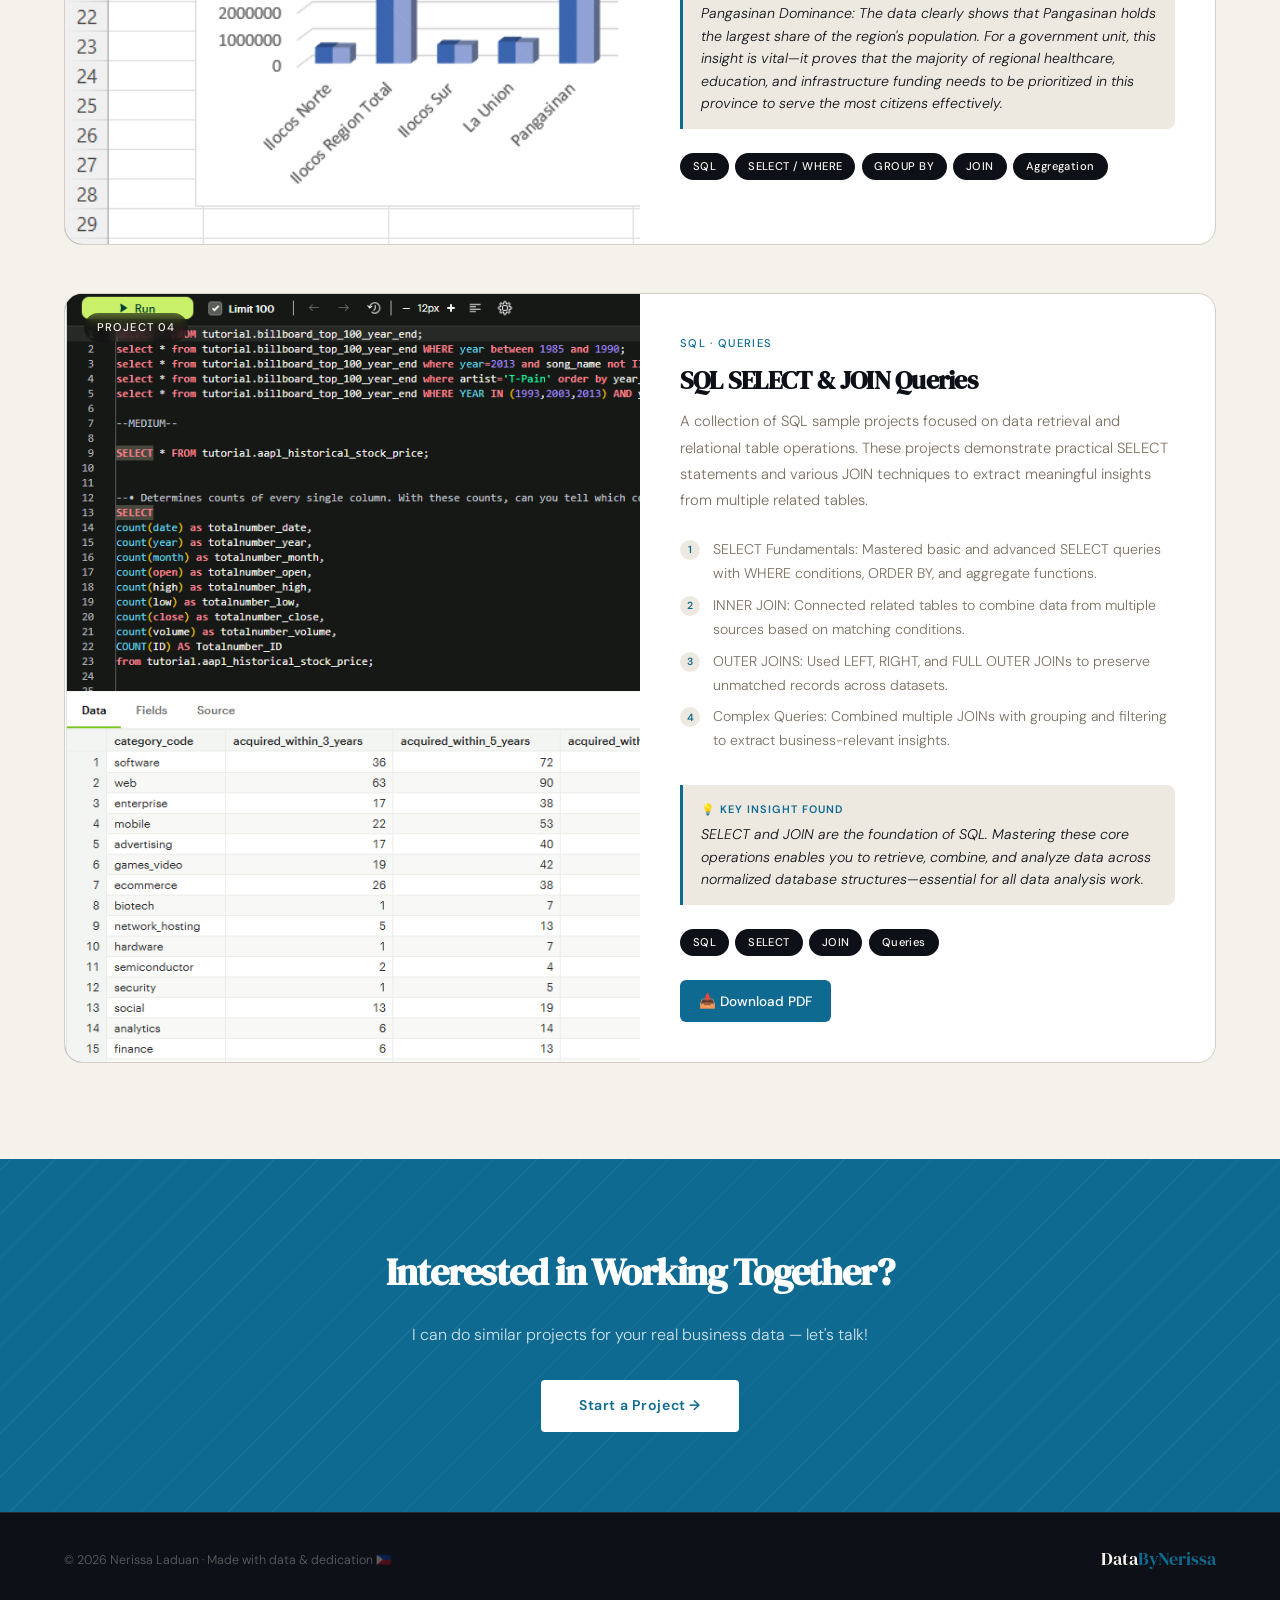
<file: projects.html>
<!DOCTYPE html>
<html lang="en">
<head>
  <meta charset="UTF-8">
  <meta name="viewport" content="width=device-width, initial-scale=1.0">
  <meta name="description" content="My Projects — Data dashboards, SQL analysis, and Excel projects showcasing real-world skills.">
  <meta name="theme-color" content="#0f6a92">
  <meta name="referrer" content="strict-origin-when-cross-origin">
  <meta http-equiv="X-UA-Compatible" content="ie=edge">
  <title>Projects — DataByNerissa</title>
  <link rel="stylesheet" href="style.css">

  <style>
    /* ── PROJECTS PAGE HEADER ───────────────────────────── */
    .page-hero {
      background: var(--dark-bg);
      padding: 10rem 4rem 5rem;
      position: relative;
      overflow: hidden;
    }
    .page-hero::before {
      content: '';
      position: absolute;
      left: -80px; bottom: -80px;
      width: 400px; height: 400px;
      border-radius: 50%;
      background: radial-gradient(circle, rgba(200,98,42,0.15) 0%, transparent 70%);
    }
    .page-hero .section-label { color: var(--accent-light); }
    .page-hero .section-title { color: var(--paper); }
    .page-hero .section-intro { color: var(--dark-text); margin-bottom: 0; }

    /* ── PROJECTS GRID ──────────────────────────────────── */
    .projects-section { background: var(--paper); }

    /* Full-width single-column cards for a premium feel */
    .projects-list {
      display: flex;
      flex-direction: column;
      gap: 3rem;
    }

    /* Individual project card */
    .project-card {
      background: var(--white);
      border: 1px solid var(--border);
      border-radius: 18px;
      overflow: hidden;
      display: grid;
      grid-template-columns: 1fr 1fr;
      transition: box-shadow 0.25s, transform 0.2s;
    }
    .project-card:hover {
      box-shadow: 0 20px 60px rgba(0,0,0,0.1);
      transform: translateY(-4px);
    }
    /* Alternate layout: odd cards have photo on right */
    .project-card.reverse { direction: rtl; }
    .project-card.reverse > * { direction: ltr; }

    /* ── PROJECT PHOTO AREA ─────────────────────────────── */
    .project-image {
      position: relative;
      overflow: hidden;
      min-height: 320px;
    }

    /* ════════════════════════════════════════════════════════
       HOW TO ADD PROJECT SCREENSHOTS / IMAGES

       For EACH project, you need one screenshot or photo.
       This is the image that appears on the left (or right) of
       the project card.

       STEPS FOR EACH PROJECT:

       1. Take a screenshot of your Excel/Power BI dashboard,
          or export your chart as an image.
          You can also use a mockup from Canva or similar tools.

       2. Save the image in the "images" folder:
            images/project1.jpg  ← for the Sales Dashboard
            images/project2.jpg  ← for the Data Cleaning project
            images/project3.jpg  ← for the SQL Analysis project

       3. In each .project-img tag below, change the src="..." to
          match your saved image filename.

       RECOMMENDED IMAGE SIZE: 700 × 450 pixels (landscape)
       RECOMMENDED FORMAT: .jpg or .png

       WHERE TO GET FREE SCREENSHOTS / VISUALS:
         - Take a screenshot of your actual Excel/Power BI file
         - Create a mockup in Canva (free): canva.com
         - Use Pexels for free stock: pexels.com (search "data dashboard")
         - Use a placeholder: https://placehold.co/700x450

       IF YOU DON'T HAVE A SCREENSHOT YET:
         The colorful gradient placeholder will show automatically.
         It will switch to your real image as soon as you add it.
       ════════════════════════════════════════════════════════ -->

    /* The actual <img> tag for the project photo */
    .project-img {
      width: 100%;
      height: 100%;
      object-fit: cover;
      object-position: top left;
      display: block;
      transition: transform 0.4s ease;
    }
    .project-card:hover .project-img { transform: scale(1.03); }

    /* Placeholder shown when no image is provided */
    .project-img-placeholder {
      width: 100%;
      height: 100%;
      min-height: 320px;
      display: flex;
      flex-direction: column;
      align-items: center;
      justify-content: center;
      gap: 0.8rem;
      color: rgba(255,255,255,0.7);
      font-size: 0.82rem;
      text-align: center;
      padding: 2rem;
    }
    .placeholder-icon { font-size: 3.5rem; }

    /* Background themes for each project placeholder */
    .bg-project1 { background: linear-gradient(135deg, #1a2740 0%, #2d4a70 100%); }
    .bg-project2 { background: linear-gradient(135deg, #2d1a10 0%, #5a3420 100%); }
    .bg-project3 { background: linear-gradient(135deg, #1a2a20 0%, #2d5040 100%); }
    .bg-project4 { background: linear-gradient(135deg, #2a1f3d 0%, #4a3a6d 100%); }

    /* Decorative diagonal lines on placeholder */
    .project-img-placeholder::after {
      content: '';
      position: absolute;
      inset: 0;
      background: repeating-linear-gradient(
        45deg,
        transparent, transparent 20px,
        rgba(255,255,255,0.03) 20px,
        rgba(255,255,255,0.03) 21px
      );
      pointer-events: none;
    }
    .project-image { position: relative; }

    /* Project number badge on image */
    .project-number-badge {
      position: absolute;
      top: 1.2rem;
      left: 1.2rem;
      background: rgba(0,0,0,0.5);
      color: var(--paper);
      padding: 0.3rem 0.8rem;
      border-radius: 100px;
      font-size: 0.7rem;
      font-weight: 500;
      letter-spacing: 0.1em;
      text-transform: uppercase;
      backdrop-filter: blur(6px);
      z-index: 2;
    }

    /* ── PROJECT TEXT AREA ──────────────────────────────── */
    .project-body {
      padding: 2.5rem;
      display: flex;
      flex-direction: column;
    }

    .project-tag-label {
      font-size: 0.7rem;
      font-weight: 500;
      color: var(--accent);
      letter-spacing: 0.12em;
      text-transform: uppercase;
      margin-bottom: 0.7rem;
    }

    .project-card h3 {
      font-family: 'DM Serif Display', serif;
      font-size: 1.6rem;
      letter-spacing: -0.03em;
      color: var(--ink);
      line-height: 1.2;
      margin-bottom: 0.8rem;
    }

    .project-desc {
      font-size: 0.92rem;
      color: var(--muted);
      line-height: 1.8;
      margin-bottom: 1.5rem;
    }

    /* "What I Did" steps */
    .project-steps {
      list-style: none;
      margin-bottom: 1.5rem;
    }
    .project-steps li {
      display: flex;
      gap: 0.8rem;
      font-size: 0.88rem;
      color: var(--muted);
      margin-bottom: 0.5rem;
      align-items: flex-start;
    }
    .step-num {
      background: var(--cream);
      color: var(--accent);
      border-radius: 50%;
      width: 20px; height: 20px;
      display: flex;
      align-items: center;
      justify-content: center;
      font-size: 0.65rem;
      font-weight: 600;
      flex-shrink: 0;
      margin-top: 2px;
    }

    /* Insight highlight box */
    .insight-box {
      background: var(--cream);
      border-left: 3px solid var(--accent);
      padding: 0.9rem 1.1rem;
      border-radius: 0 8px 8px 0;
      margin-bottom: 1.5rem;
      flex: 1;
    }
    .insight-box .insight-label {
      font-size: 0.68rem;
      font-weight: 600;
      color: var(--accent);
      letter-spacing: 0.1em;
      text-transform: uppercase;
      margin-bottom: 0.3rem;
    }
    .insight-box p {
      font-size: 0.88rem;
      color: var(--ink);
      font-style: italic;
      line-height: 1.6;
    }

    /* Tools used tags */
    .project-tools {
      display: flex;
      flex-wrap: wrap;
      gap: 0.4rem;
    }
    .tool-tag {
      background: var(--ink);
      color: var(--paper);
      padding: 0.25rem 0.8rem;
      border-radius: 100px;
      font-size: 0.7rem;
      font-weight: 500;
      letter-spacing: 0.04em;
    }

    /* Mobile */
    @media (max-width: 900px) {
      .page-hero { padding: 8rem 1.5rem 4rem; }
      .project-card, .project-card.reverse {
        grid-template-columns: 1fr;
        direction: ltr;
      }
      .project-image { min-height: 220px; }
    }
  </style>
</head>
<body>

  <!-- NAV -->
  <nav>
    <a href="index.html" class="nav-logo">Data<span>ByNerissa</span></a>
    <!-- ↑ CHANGE: Your brand name -->
    <button class="nav-toggle" onclick="toggleNav()"><span></span><span></span><span></span></button>
    <ul class="nav-links" id="navLinks">
      <li><a href="index.html">Home</a></li>
      <li><a href="about.html">About</a></li>
      <li><a href="skills.html">Skills</a></li>
      <li><a href="projects.html" class="active">Projects</a></li>
      <li><a href="services.html">Services</a></li>
      <li><a href="contact.html">Contact</a></li>
    </ul>
  </nav>

  <!-- PAGE HERO -->
  <div class="page-hero">
    <span class="section-label">Portfolio</span>
    <h1 class="section-title">My Projects</h1>
    <p class="section-intro">
      Real projects I built to practice my skills and demonstrate how data
      can help businesses make smarter decisions.
      <!-- ↑ CHANGE: Edit this intro if you want -->
    </p>
  </div>

  <!-- ═══════════════════════════════════════════════════════
       PROJECTS LIST
       ── HOW TO EDIT ──
       Each project card follows this structure:
         1. Left side  = project image/screenshot
         2. Right side = title, description, steps, insight, tools

       To ADD a new project: copy a full .project-card block and paste below.
       To REMOVE a project: delete the .project-card block entirely.
       ═══════════════════════════════════════════════════════ -->
  <section class="projects-section">
    <span class="section-label reveal">What I've Built</span>
    <h2 class="section-title reveal">Featured Projects</h2>
    <p class="section-intro reveal">Each project represents a real business problem I solved using data.</p>

    <div class="projects-list">

      <!-- ══════════════════════════════════════════════════
           PROJECT 1: SALES DASHBOARD
           ══════════════════════════════════════════════════ -->
      <div class="project-card reveal">

        <!-- LEFT: Project Image -->
        <div class="project-image bg-project1">
          <span class="project-number-badge">Project 01</span>

          <!-- ════════════════════════════════════
               ADD YOUR PROJECT 1 SCREENSHOT HERE

               1. Save your screenshot as: images/project1.jpg
               2. Make sure the src below matches the filename.
               3. Change the alt text to describe your project.

               Screenshot tips:
               - Take a screenshot of your Excel/Power BI dashboard
               - Crop to show only the important parts
               - Use Windows Snipping Tool or Mac Cmd+Shift+4

               If no image found → gradient placeholder shows instead.
               ════════════════════════════════════ -->
          <img
            class="project-img"
            src="images/project1.png"
            alt="Retail Sales Dashboard — Excel and Power BI"
            onerror="this.style.display='none';"
          >
          <!-- ↑ CHANGE: src="images/project1.jpg" to your actual screenshot path -->

        
        </div><!-- end project-image -->

        <!-- RIGHT: Project Details -->
        <div class="project-body">
          <div class="project-tag-label">Excel &amp; Power BI</div>
          <!-- ↑ CHANGE: Main tool category for this project -->

          <h3>E-Commerce Transaction Analysis</h3>
          <!-- ↑ CHANGE: Project title -->

          <p class="project-desc">
           This project involved processing over 500,000 rows of global e-commerce transaction data to identify purchasing patterns
            and market distribution. By transforming raw CSV data into an interactive Power BI dashboard, the goal was to visualize
             transaction density and revenue flow across international borders to inform inventory and expansion strategies.
            <!-- ↑ CHANGE: Describe YOUR project in plain English -->
          </p>

          <!-- Step-by-step of what you did -->
          <ul class="project-steps">
            <!-- ↑ CHANGE: Replace with your actual process steps (3–5 steps) -->
            <li><span class="step-num">1</span>Data Extraction: Aggregated 12 months of global transaction records, including product codes, pricing, and quantities.</li>
            <li><span class="step-num">2</span>Advanced Cleaning: Used Power Query to handle mixed data formats and calculated a custom "Revenue" field by multiplying unit price and quantity.</li>
            <li><span class="step-num">3</span>Statistical Grouping: Created custom DAX columns and bins to categorize transaction sizes and count unique order IDs.</li>
            <li><span class="step-num">4</span>Interactive Visualization: Developed a Power BI suite featuring Top-N filters, basket-size histograms, and geographic revenue treemaps.</li>
          </ul>

          <!-- Key insight found -->
          <div class="insight-box">
            <div class="insight-label">💡 Key Insight Found</div>
            <p>
              High Basket Diversity: Customers are not just buying single items; 
              they average 23 unique products per transaction, indicating successful
               cross-category appeal.<br><br> Market Dominance: While the United Kingdom drives 89% of all transactions, the data identifies Germany and France as the most consistent international hubs, signaling prime areas for marketing expansion.
               
              <!-- ↑ CHANGE: Write the most important finding from YOUR project -->
            </p>
          </div>

          <!-- Tools used -->
          <div class="project-tools">
            <!-- ↑ CHANGE: List only the tools you actually used -->
            <span class="tool-tag">Excel</span>
            <span class="tool-tag">Power BI</span>
            <span class="tool-tag">Pivot Tables</span>
            <span class="tool-tag">Data Cleaning</span>
          </div>

        </div><!-- end project-body -->
      </div><!-- end project-card 1 -->

      <!-- ══════════════════════════════════════════════════
           PROJECT 2: DATA CLEANING
           Layout is reversed (image on right side)
           ══════════════════════════════════════════════════ -->
      <div class="project-card reverse reveal" style="transition-delay:0.1s">

        <!-- Project Image (appears on right due to .reverse) -->
        <div class="project-image bg-project2">
          <span class="project-number-badge">Project 02</span>

          <!-- ════════════════════════════════════
               ADD YOUR PROJECT 2 SCREENSHOT HERE
               Save as: images/project2.jpg

               IDEAS for this screenshot:
               - Before/after side-by-side of messy vs clean data
               - A screenshot of your Excel "before" sheet
               - A photo of your screen while cleaning the data
               ════════════════════════════════════ -->
          <img
            class="project-img"
            src="images/project2.png"
            alt="Customer Data Cleaning Project — Excel"
            onerror="this.style.display='none';"
          >
          <!-- ↑ CHANGE: Replace with your actual screenshot path -->

          <div class="project-img-placeholder bg-project2">
            <span class="placeholder-icon">🧹</span>
            <strong>Add your screenshot here</strong>
            <p style="font-size:0.75rem;opacity:0.6">Save as: images/project2.jpg</p>
          </div>
        </div>

        <!-- Project Details -->
        <div class="project-body">
          <div class="project-tag-label">Excel · Data Cleaning</div>
          <!-- ↑ CHANGE: Tool category -->

          <h3>Excel Data Transformation & Cleaning
              <br>Raw Data to Reliable Insights</h3>
          <!-- ↑ CHANGE: Project title -->

          <p class="project-desc">
            In this project, I handled the "messy" side of data—the critical stage before any analysis can happen. I took a 
            cluttered raw spreadsheet and applied a structured cleaning workflow in Excel to ensure the data was accurate, consistent,
             and ready for professional reporting. This process eliminates the "garbage in, garbage out" risk, providing a solid
              foundation for business decisions.
            <!-- ↑ CHANGE: Describe the problem you solved -->
          </p>

          <ul class="project-steps">
            <li><span class="step-num">1</span>Duplicate Removal: Identified and purged identical entries that would have artificially inflated sales numbers and skewed totals.</li>
            <li><span class="step-num">2</span>Standardizing Formats: Converted various date styles (e.g., 12/01/2024 vs. Jan-12-24) into a single, uniform format to allow for accurate chronological sorting.</li>
            <li><span class="step-num">3</span>Handling Missing Values: Audited the dataset for empty cells in critical columns like "Price" or "Customer ID," filling gaps where possible or flagging them for review.</li>
            <li><span class="step-num">4</span>Data Categorization: Used text functions (like TRIM and PROPER) to fix irregular spacing and capitalization, ensuring that "United Kingdom" and "united kingdom" were recognized as the same location.</li>
          </ul>

          <div class="insight-box">
            <div class="insight-label">💡 Key Benefit Found</div>
            <p>
              Reduced Error Margin by 15%: By fixing formatting inconsistencies and removing duplicates, I ensured that the final reports reflected the actual business performance rather than data entry errors. This simple but vital step prevents costly mistakes in inventory and financial forecasting.
              <!-- ↑ CHANGE: Most important finding or result of your cleaning project -->
            </p>
          </div>

          <div class="project-tools">
            <span class="tool-tag">Excel</span>
            <span class="tool-tag">Data Cleaning</span>
            <span class="tool-tag">XLOOKUP</span>
            <span class="tool-tag">Text Functions</span>
          </div>
        </div>

      </div><!-- end project-card 2 -->

      <!-- ══════════════════════════════════════════════════
           PROJECT 3: SQL ANALYSIS
           ══════════════════════════════════════════════════ -->
      <div class="project-card reveal" style="transition-delay:0.2s">

        <div class="project-image bg-project3">
          <span class="project-number-badge">Project 03</span>

          <!-- ════════════════════════════════════
               ADD YOUR PROJECT 3 SCREENSHOT HERE
               Save as: images/project3.jpg

               IDEAS for this screenshot:
               - Screenshot of your SQL query in a query editor
               - Screenshot of the results table
               - A chart you built from the SQL results
               ════════════════════════════════════ -->
          <img
            class="project-img"
            src="images/project3.png"
            alt="SQL Sales Analysis Project"
            onerror="this.style.display='none';"
          >
          <!-- ↑ CHANGE: Replace with your actual screenshot path -->

          <div class="project-img-placeholder bg-project3">
            <span class="placeholder-icon">🗄️</span>
            <strong>Add your screenshot here</strong>
            <p style="font-size:0.75rem;opacity:0.6">Save as: images/project3.jpg</p>
          </div>
        </div>

        <div class="project-body">
          <div class="project-tag-label">SQL · Data Analysis</div>

          <h3>LGU Population Dashboard: Ilocos Region (Region 1)
                 <br>Demographic Analysis & Visual Mapping</h3>
          <!-- ↑ CHANGE: Your SQL project title -->

          <p class="project-desc">
            This project focuses on organizing and visualizing population data across the Local Government Units (LGUs) of the Ilocos Region. By taking raw census or demographic records, I built a dashboard that identifies which provinces and municipalities are the most populated, helping local officials and planners see where resources are needed most.
            <!-- ↑ CHANGE: Describe your SQL project -->
          </p>

          <ul class="project-steps">
            <li><span class="step-num">1</span>Summarizing with Pivot Tables: I used Pivot Tables to act like a "smart filter." Instead of looking at thousands of individual rows, the Pivot Table automatically adds up the total population for each province (Ilocos Norte, Ilocos Sur, La Union, and Pangasinan) in seconds.</li>
            <li><span class="step-num">2</span>Visualizing with Charts: I turned those summaries into a Bar Chart. This allows anyone to instantly see the "population gap" between different areas without reading a single number. The taller the bar, the more people live in that LGU.</li>
            <li><span class="step-num">3</span>Interactive Slicers: I added "buttons" (Slicers) so you can click on a specific province, and the whole dashboard instantly updates to show only the towns and cities within that area.</li>
  
          <div class="insight-box">
            <div class="insight-label">💡 Key Insight Found</div>
            <p>
              Pangasinan Dominance: The data clearly shows that Pangasinan holds the largest share of the region's population.
               For a government unit, this insight is vital—it proves that the majority of regional healthcare, education, and infrastructure funding needs to be prioritized in this province to serve the most citizens effectively.<!-- ↑ CHANGE: Most interesting finding from your SQL analysis -->
            </p>
          </div>

          <div class="project-tools">
            <span class="tool-tag">SQL</span>
            <span class="tool-tag">SELECT / WHERE</span>
            <span class="tool-tag">GROUP BY</span>
            <span class="tool-tag">JOIN</span>
            <span class="tool-tag">Aggregation</span>
          </div>
        </div>

      </div><!-- end project-card 3 -->

      <!-- ══════════════════════════════════════════════════
           PROJECT 4: SQL SAMPLE PROJECTS (PDF)
           ══════════════════════════════════════════════════ -->
      <div class="project-card reveal" style="transition-delay:0.2s">

        <!-- LEFT: Project Image -->
        <div class="project-image bg-project4">
          <span class="project-number-badge">Project 04</span>

          <img
            class="project-img"
            src="images/project4.png"
            alt="SQL SELECT and JOIN Queries — Sample Projects"
            onerror="this.style.display='none';"
          >
        </div><!-- end project-image -->

        <!-- RIGHT: Project Details -->
        <div class="project-body">
          <div class="project-tag-label">SQL · Queries</div>

          <h3>SQL SELECT &amp; JOIN Queries</h3>

          <p class="project-desc">
            A collection of SQL sample projects focused on data retrieval and relational table operations. These projects demonstrate practical SELECT statements and various JOIN techniques to extract meaningful insights from multiple related tables.
          </p>

          <!-- Step-by-step of what you did -->
          <ul class="project-steps">
            <li><span class="step-num">1</span>SELECT Fundamentals: Mastered basic and advanced SELECT queries with WHERE conditions, ORDER BY, and aggregate functions.</li>
            <li><span class="step-num">2</span>INNER JOIN: Connected related tables to combine data from multiple sources based on matching conditions.</li>
            <li><span class="step-num">3</span>OUTER JOINS: Used LEFT, RIGHT, and FULL OUTER JOINs to preserve unmatched records across datasets.</li>
            <li><span class="step-num">4</span>Complex Queries: Combined multiple JOINs with grouping and filtering to extract business-relevant insights.</li>
          </ul>

          <!-- Key insight found -->
          <div class="insight-box">
            <div class="insight-label">💡 Key Insight Found</div>
            <p>
              SELECT and JOIN are the foundation of SQL. Mastering these core operations enables you to retrieve, combine, and analyze data across normalized database structures—essential for all data analysis work.
            </p>
          </div>

          <!-- Tools used + PDF Link -->
          <div class="project-tools">
            <span class="tool-tag">SQL</span>
            <span class="tool-tag">SELECT</span>
            <span class="tool-tag">JOIN</span>
            <span class="tool-tag">Queries</span>
          </div>

          <!-- PDF Download Link -->
          <div style="margin-top: 1.5rem;">
            <a href="SQL.pdf" target="_blank" class="btn-download" style="display: inline-block; background: var(--accent); color: var(--white); padding: 0.6rem 1.2rem; border-radius: 6px; text-decoration: none; font-size: 0.85rem; font-weight: 500; transition: background 0.2s;">
              📥 Download PDF
            </a>
          </div>

        </div><!-- end project-body -->
      </div><!-- end project-card 4 -->

      <!-- ══════════════════════════════════════════════════
           ADD MORE PROJECTS HERE
           Copy a full .project-card block above and paste here.
           Change all the content inside it.
           Remember to:
             1. Add a new image file (e.g. images/project5.jpg)
             2. Update the project number badge
             3. Change background class (create a new .bg-project5 style)
           ══════════════════════════════════════════════════ -->

    </div><!-- end projects-list -->
  </section>

  <!-- CTA -->
  <div class="cta-banner">
    <h2>Interested in Working Together?</h2>
    <p>I can do similar projects for your real business data — let's talk!</p>
    <a href="contact.html" class="btn-white">Start a Project →</a>
  </div>

  <!-- FOOTER -->
  <footer>
    <p>© 2026 Nerissa Laduan · Made with data &amp; dedication 🇵🇭</p>
    <!-- ↑ CHANGE: Your name -->
    <a href="index.html">Data<span>ByNerissa</span></a>
  </footer>

  <script>
    function toggleNav() {
      document.getElementById('navLinks').classList.toggle('open');
    }
    const observer = new IntersectionObserver((entries) => {
      entries.forEach(e => {
        if (e.isIntersecting) { e.target.classList.add('visible'); observer.unobserve(e.target); }
      });
    }, { threshold: 0.08 });
    document.querySelectorAll('.reveal').forEach(el => observer.observe(el));
  </script>
</body>
</html>
</file>
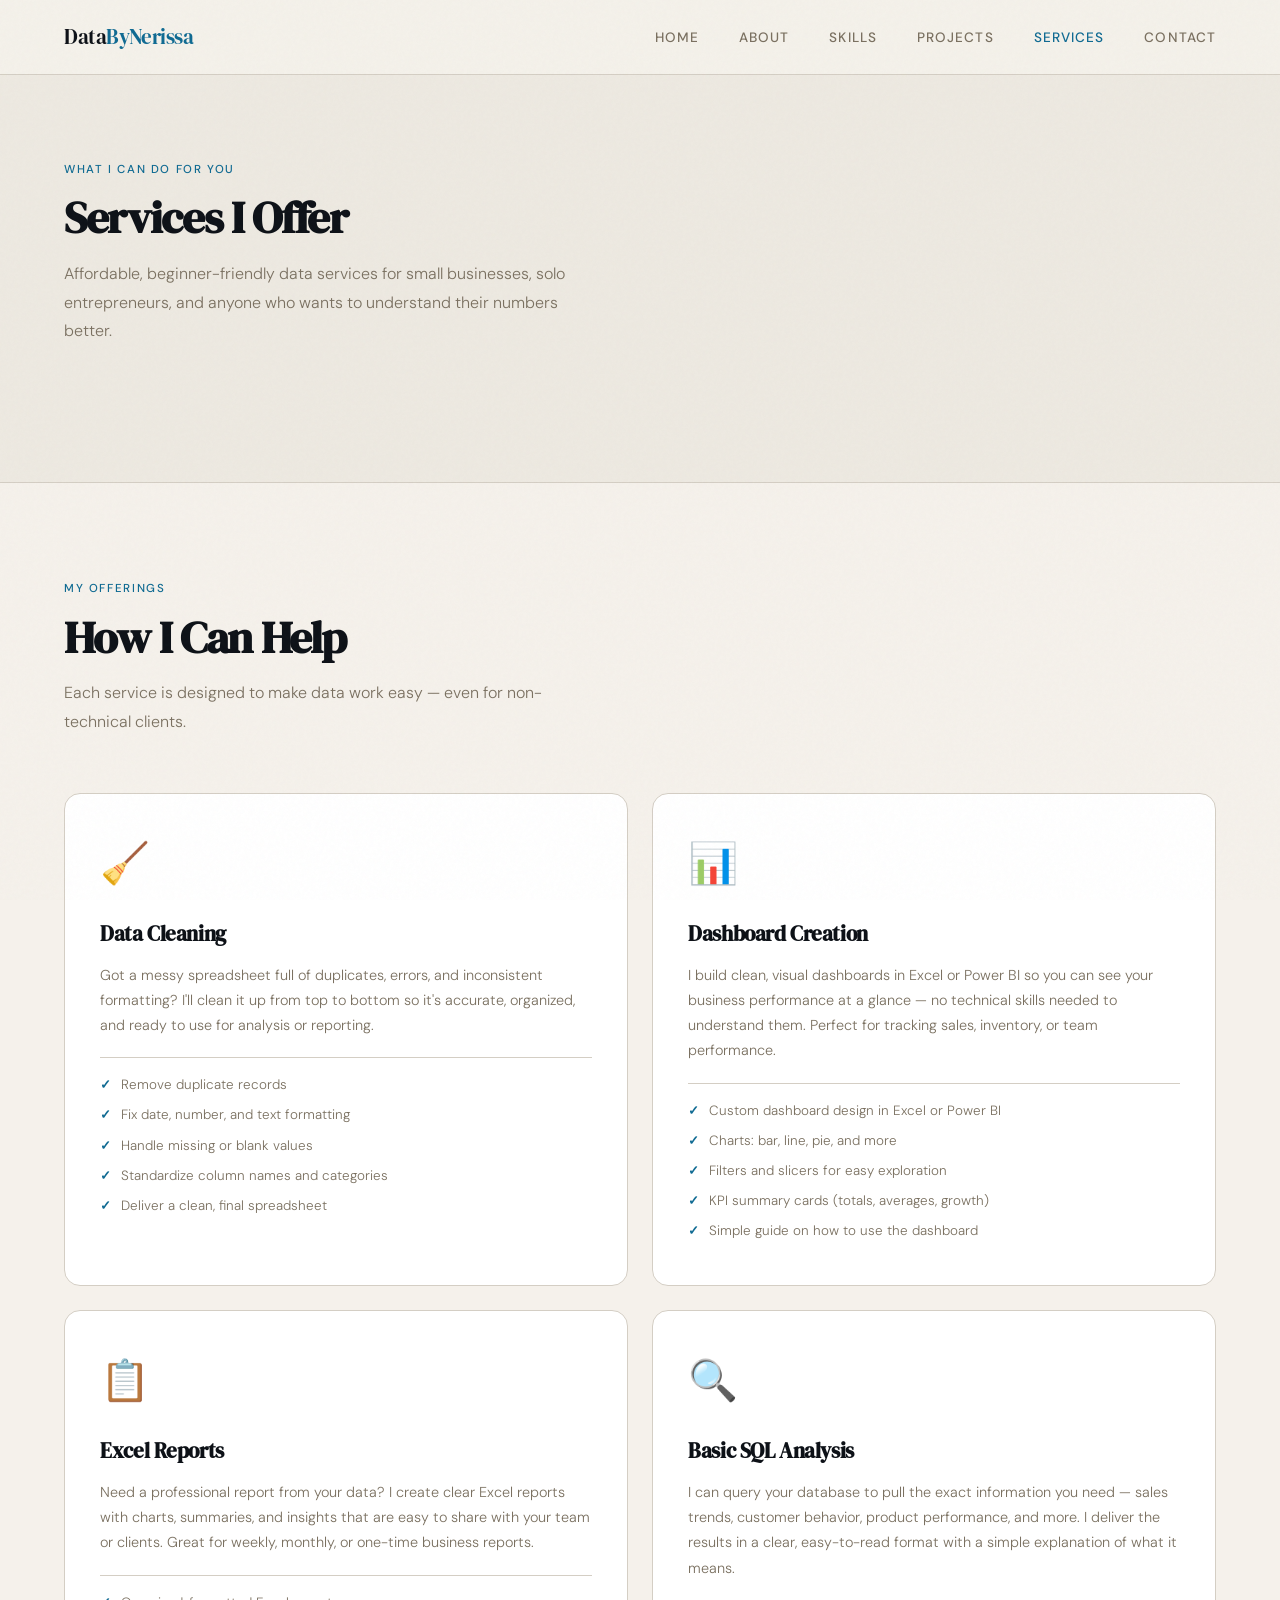
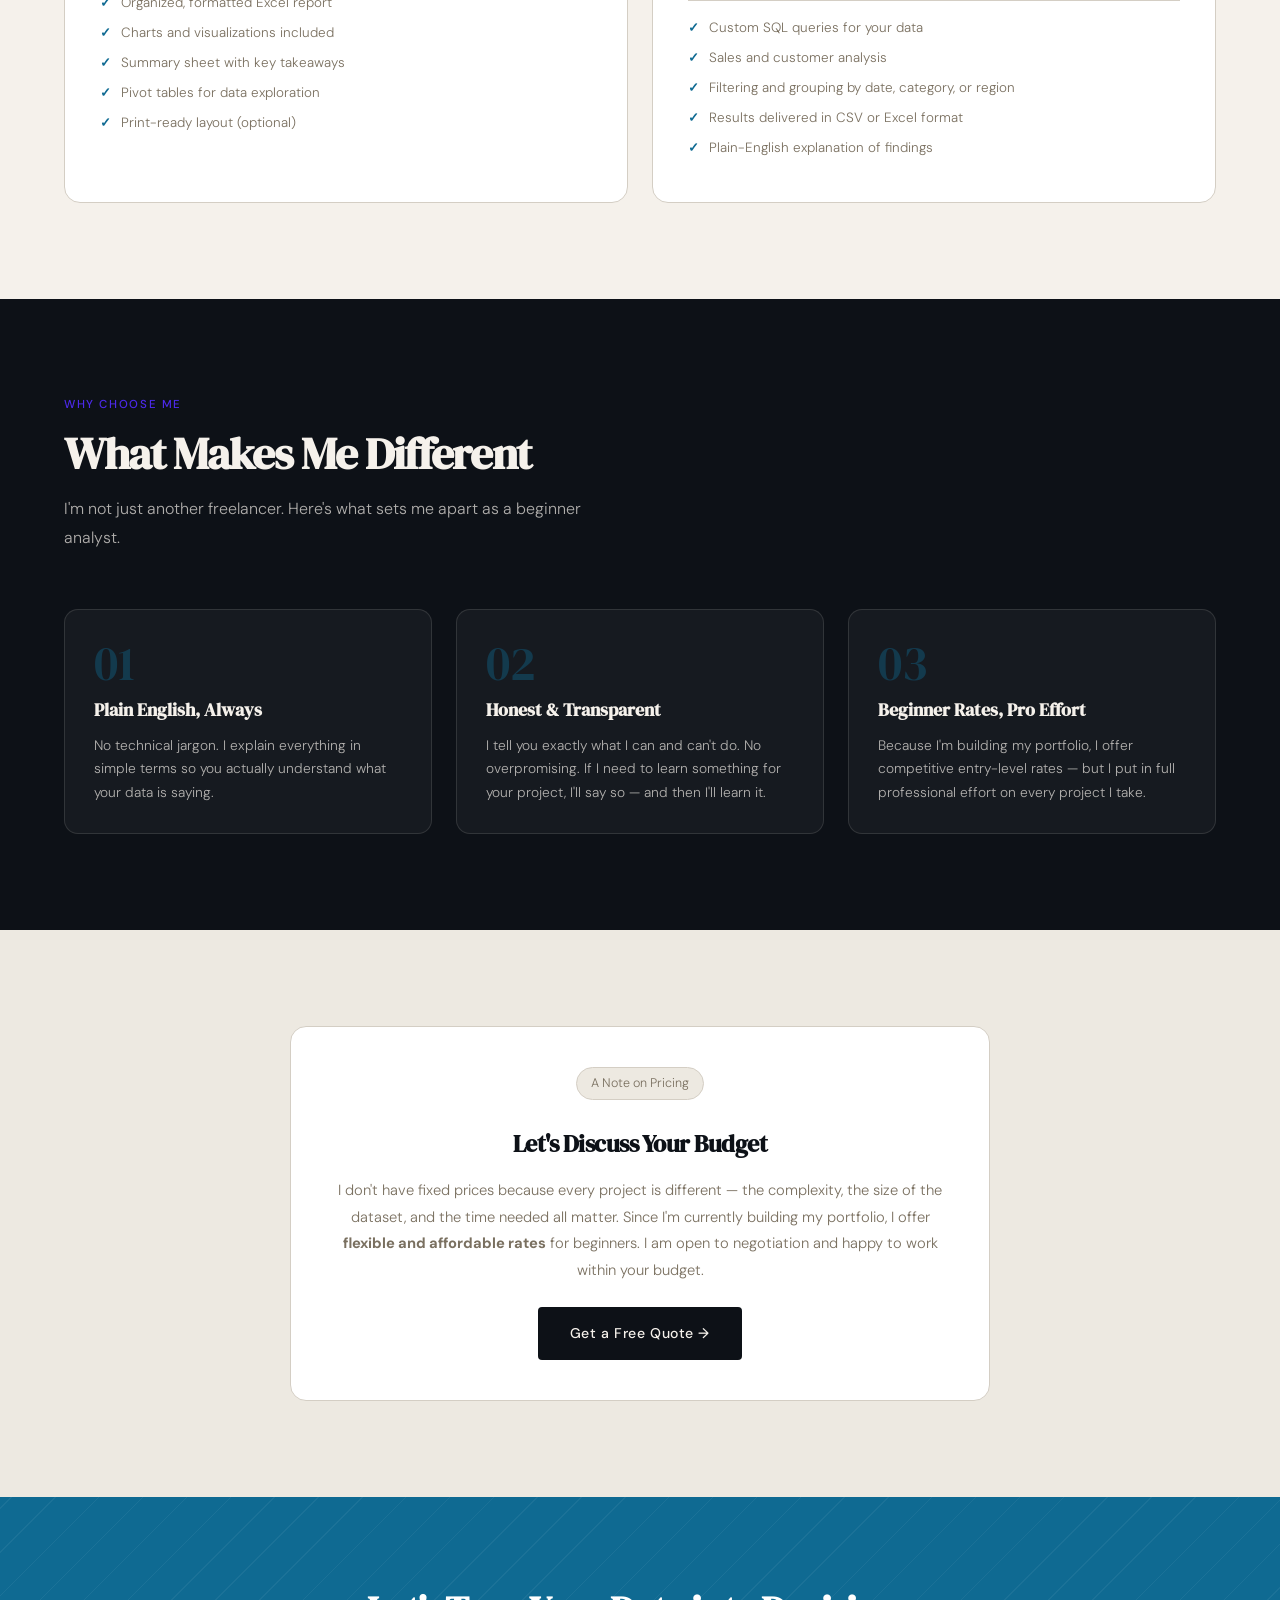
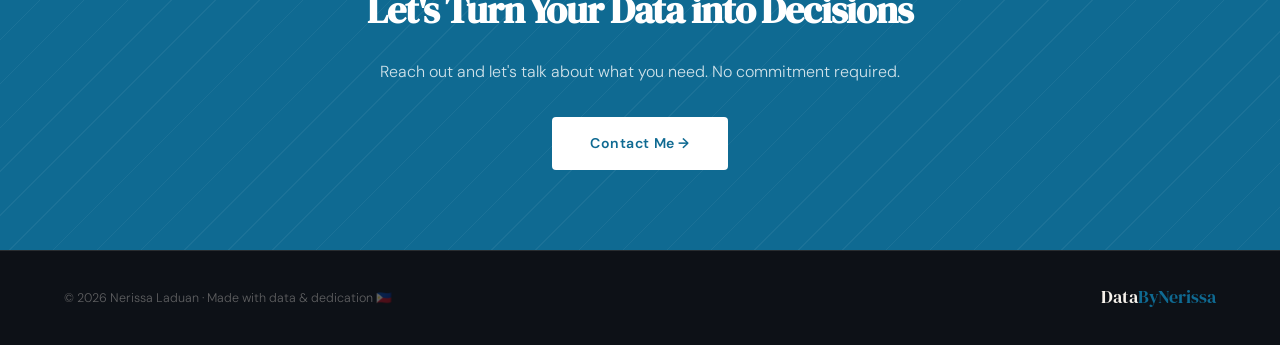
<file: services.html>
<!DOCTYPE html>
<html lang="en">
<head>
  <meta charset="UTF-8">
  <meta name="viewport" content="width=device-width, initial-scale=1.0">
  <meta name="description" content="Services — Data VA, data cleaning, dashboard creation, and SQL analysis services.">
  <meta name="theme-color" content="#0f6a92">
  <meta name="referrer" content="strict-origin-when-cross-origin">
  <meta http-equiv="X-UA-Compatible" content="ie=edge">
  <title>Services — DataByNerissa</title>
  <link rel="stylesheet" href="style.css">

  <style>
    /* ── SERVICES PAGE HEADER ───────────────────────────── */
    .page-hero {
      background: var(--cream);
      padding: 10rem 4rem 5rem;
      border-bottom: 1px solid var(--border);
    }

    /* ── SERVICES GRID ──────────────────────────────────── */
    .services-section { background: var(--paper); }

    .services-grid {
      display: grid;
      grid-template-columns: repeat(2, 1fr);
      gap: 1.5rem;
    }

    .service-card {
      background: var(--white);
      border: 1px solid var(--border);
      border-radius: 16px;
      padding: 2.2rem;
      transition: box-shadow 0.2s, transform 0.2s, border-color 0.2s;
      position: relative;
      overflow: hidden;
    }
    .service-card:hover {
      box-shadow: 0 14px 50px rgba(0,0,0,0.09);
      transform: translateY(-3px);
      border-color: var(--accent);
    }

    /* Subtle background accent on hover */
    .service-card::before {
      content: '';
      position: absolute;
      top: 0; left: 0; right: 0;
      height: 3px;
      background: var(--accent);
      transform: scaleX(0);
      transition: transform 0.3s;
      transform-origin: left;
    }
    .service-card:hover::before { transform: scaleX(1); }

    .service-emoji {
      font-size: 2.5rem;
      margin-bottom: 1.2rem;
      display: block;
    }

    .service-card h3 {
      font-family: 'DM Serif Display', serif;
      font-size: 1.3rem;
      letter-spacing: -0.02em;
      color: var(--ink);
      margin-bottom: 0.7rem;
    }

    .service-card > p {
      font-size: 0.9rem;
      color: var(--muted);
      line-height: 1.75;
      margin-bottom: 1.2rem;
    }

    /* List of what's included in each service */
    .service-includes {
      list-style: none;
      border-top: 1px solid var(--border);
      padding-top: 1rem;
    }
    .service-includes li {
      display: flex;
      gap: 0.6rem;
      align-items: flex-start;
      font-size: 0.84rem;
      color: var(--muted);
      margin-bottom: 0.45rem;
    }
    .service-includes li::before {
      content: '✓';
      color: var(--accent);
      font-weight: 600;
      flex-shrink: 0;
    }

    /* ── WHY HIRE ME SECTION ────────────────────────────── */
    .why-section { background: var(--dark-bg); }
    .why-section .section-label { color: var(--accent-light); }
    .why-section .section-title { color: var(--paper); }
    .why-section .section-intro { color: var(--dark-text); }

    .why-grid {
      display: grid;
      grid-template-columns: repeat(3, 1fr);
      gap: 1.5rem;
    }

    .why-card {
      border: 1px solid var(--dark-border);
      border-radius: 14px;
      padding: 1.8rem;
      background: rgba(245,241,235,0.04);
    }

    .why-card .why-num {
      font-family: 'DM Serif Display', serif;
      font-size: 3rem;
      color: var(--accent);
      line-height: 1;
      margin-bottom: 0.6rem;
      opacity: 0.4;
    }
    .why-card h4 {
      font-family: 'DM Serif Display', serif;
      font-size: 1.1rem;
      color: var(--paper);
      margin-bottom: 0.5rem;
    }
    .why-card p {
      font-size: 0.86rem;
      color: var(--dark-text);
      line-height: 1.7;
    }

    /* ── PRICING NOTE SECTION ───────────────────────────── */
    .pricing-section { background: var(--cream); }

    .pricing-note {
      background: var(--white);
      border: 1px solid var(--border);
      border-radius: 16px;
      padding: 2.5rem;
      max-width: 700px;
      margin: 0 auto;
      text-align: center;
    }
    .pricing-note h3 {
      font-family: 'DM Serif Display', serif;
      font-size: 1.5rem;
      letter-spacing: -0.02em;
      color: var(--ink);
      margin-bottom: 0.8rem;
    }
    .pricing-note p {
      font-size: 0.92rem;
      color: var(--muted);
      line-height: 1.8;
      margin-bottom: 1.5rem;
    }
    .pricing-note .note-tag {
      display: inline-block;
      background: var(--cream);
      border: 1px solid var(--border);
      color: var(--muted);
      padding: 0.3rem 0.9rem;
      border-radius: 100px;
      font-size: 0.78rem;
      margin-bottom: 1.5rem;
    }

    /* Mobile */
    @media (max-width: 900px) {
      .page-hero { padding: 8rem 1.5rem 4rem; }
      .services-grid { grid-template-columns: 1fr; }
      .why-grid { grid-template-columns: 1fr; }
    }
  </style>
</head>
<body>

  <!-- NAV -->
  <nav>
    <a href="index.html" class="nav-logo">Data<span>ByNerissa</span></a>
    <!-- ↑ CHANGE: Your brand name -->
    <button class="nav-toggle" onclick="toggleNav()"><span></span><span></span><span></span></button>
    <ul class="nav-links" id="navLinks">
      <li><a href="index.html">Home</a></li>
      <li><a href="about.html">About</a></li>
      <li><a href="skills.html">Skills</a></li>
      <li><a href="projects.html">Projects</a></li>
      <li><a href="services.html" class="active">Services</a></li>
      <li><a href="contact.html">Contact</a></li>
    </ul>
  </nav>

  <!-- PAGE HERO -->
  <div class="page-hero">
    <span class="section-label">What I Can Do For You</span>
    <h1 class="section-title">Services I Offer</h1>
    <p class="section-intro">
      Affordable, beginner-friendly data services for small businesses, solo entrepreneurs,
      and anyone who wants to understand their numbers better.
      <!-- ↑ CHANGE: Your own service tagline -->
    </p>
  </div>

  <!-- ═══════════════════════════════════════════════════════
       SERVICES GRID
       ── HOW TO EDIT ──
       Each .service-card is one service you offer.
       1. Change the emoji icon
       2. Change the heading (h3) — the service name
       3. Change the description paragraph
       4. Update the checklist items under "What's included"
       To ADD a service: copy a .service-card block and paste it.
       ═══════════════════════════════════════════════════════ -->
  <section class="services-section">
    <span class="section-label reveal">My Offerings</span>
    <h2 class="section-title reveal">How I Can Help</h2>
    <p class="section-intro reveal">Each service is designed to make data work easy — even for non-technical clients.</p>

    <div class="services-grid">

      <!-- SERVICE 1: DATA CLEANING -->
      <div class="service-card reveal">
        <span class="service-emoji">🧹</span>
        <!-- ↑ CHANGE: Choose an emoji that fits the service -->

        <h3>Data Cleaning</h3>
        <!-- ↑ CHANGE: Service name -->

        <p>
          Got a messy spreadsheet full of duplicates, errors, and inconsistent formatting?
          I'll clean it up from top to bottom so it's accurate, organized, and ready to use
          for analysis or reporting.
          <!-- ↑ CHANGE: Describe the service in simple, friendly language -->
        </p>

        <ul class="service-includes">
          <!-- ↑ CHANGE: List what you will actually do for this service -->
          <li>Remove duplicate records</li>
          <li>Fix date, number, and text formatting</li>
          <li>Handle missing or blank values</li>
          <li>Standardize column names and categories</li>
          <li>Deliver a clean, final spreadsheet</li>
        </ul>
      </div>

      <!-- SERVICE 2: DASHBOARD CREATION -->
      <div class="service-card reveal" style="transition-delay:0.1s">
        <span class="service-emoji">📊</span>

        <h3>Dashboard Creation</h3>

        <p>
          I build clean, visual dashboards in Excel or Power BI so you can see your business
          performance at a glance — no technical skills needed to understand them.
          Perfect for tracking sales, inventory, or team performance.
        </p>

        <ul class="service-includes">
          <li>Custom dashboard design in Excel or Power BI</li>
          <li>Charts: bar, line, pie, and more</li>
          <li>Filters and slicers for easy exploration</li>
          <li>KPI summary cards (totals, averages, growth)</li>
          <li>Simple guide on how to use the dashboard</li>
        </ul>
      </div>

      <!-- SERVICE 3: EXCEL REPORTS -->
      <div class="service-card reveal" style="transition-delay:0.2s">
        <span class="service-emoji">📋</span>

        <h3>Excel Reports</h3>

        <p>
          Need a professional report from your data? I create clear Excel reports with
          charts, summaries, and insights that are easy to share with your team or clients.
          Great for weekly, monthly, or one-time business reports.
        </p>

        <ul class="service-includes">
          <li>Organized, formatted Excel report</li>
          <li>Charts and visualizations included</li>
          <li>Summary sheet with key takeaways</li>
          <li>Pivot tables for data exploration</li>
          <li>Print-ready layout (optional)</li>
        </ul>
      </div>

      <!-- SERVICE 4: SQL ANALYSIS -->
      <div class="service-card reveal" style="transition-delay:0.3s">
        <span class="service-emoji">🔍</span>

        <h3>Basic SQL Analysis</h3>

        <p>
          I can query your database to pull the exact information you need — sales trends,
          customer behavior, product performance, and more. I deliver the results in a
          clear, easy-to-read format with a simple explanation of what it means.
        </p>

        <ul class="service-includes">
          <li>Custom SQL queries for your data</li>
          <li>Sales and customer analysis</li>
          <li>Filtering and grouping by date, category, or region</li>
          <li>Results delivered in CSV or Excel format</li>
          <li>Plain-English explanation of findings</li>
        </ul>
      </div>

      <!-- ── ADD MORE SERVICES HERE ────────────────────────
           Copy a .service-card block above and paste here.
           ─────────────────────────────────────────────────── -->

    </div><!-- end services-grid -->
  </section>

  <!-- ═══════════════════════════════════════════════════════
       WHY HIRE ME SECTION
       ── HOW TO EDIT ──
       Change the number, title, and description for each card.
       ═══════════════════════════════════════════════════════ -->
  <section class="why-section">
    <span class="section-label reveal">Why Choose Me</span>
    <h2 class="section-title reveal">What Makes Me Different</h2>
    <p class="section-intro reveal">I'm not just another freelancer. Here's what sets me apart as a beginner analyst.</p>

    <div class="why-grid">

      <div class="why-card reveal">
        <div class="why-num">01</div>
        <h4>Plain English, Always</h4>
        <p>No technical jargon. I explain everything in simple terms so you actually understand what your data is saying.</p>
        <!-- ↑ CHANGE: Your first differentiator -->
      </div>

      <div class="why-card reveal" style="transition-delay:0.1s">
        <div class="why-num">02</div>
        <h4>Honest &amp; Transparent</h4>
        <p>I tell you exactly what I can and can't do. No overpromising. If I need to learn something for your project, I'll say so — and then I'll learn it.</p>
      </div>

      <div class="why-card reveal" style="transition-delay:0.2s">
        <div class="why-num">03</div>
        <h4>Beginner Rates, Pro Effort</h4>
        <p>Because I'm building my portfolio, I offer competitive entry-level rates — but I put in full professional effort on every project I take.</p>
        <!-- ↑ CHANGE: Update this with your actual pricing philosophy -->
      </div>

    </div>
  </section>

  <!-- ═══════════════════════════════════════════════════════
       PRICING NOTE
       ── HOW TO EDIT ──
       This is intentionally vague — freelancers often discuss pricing
       per project. You can add actual rates if you want.
       ═══════════════════════════════════════════════════════ -->
  <section class="pricing-section">
    <div class="pricing-note reveal">
      <span class="note-tag">A Note on Pricing</span>
      <h3>Let's Discuss Your Budget</h3>
      <p>
        I don't have fixed prices because every project is different — the complexity,
        the size of the dataset, and the time needed all matter. Since I'm currently
        building my portfolio, I offer <strong>flexible and affordable rates</strong>
        for beginners. I am open to negotiation and happy to work within your budget.
        <!-- ↑ CHANGE: Update with your actual pricing approach -->
      </p>
      <a href="contact.html" class="btn-primary">Get a Free Quote →</a>
    </div>
  </section>

  <!-- CTA -->
  <div class="cta-banner">
    <h2>Let's Turn Your Data into Decisions</h2>
    <p>Reach out and let's talk about what you need. No commitment required.</p>
    <a href="contact.html" class="btn-white">Contact Me →</a>
  </div>

  <!-- FOOTER -->
  <footer>
    <p>© 2026 Nerissa Laduan · Made with data &amp; dedication 🇵🇭</p>
    <a href="index.html">Data<span>ByNerissa</span></a>
  </footer>

  <script>
    function toggleNav() {
      document.getElementById('navLinks').classList.toggle('open');
    }
    const observer = new IntersectionObserver((entries) => {
      entries.forEach(e => {
        if (e.isIntersecting) { e.target.classList.add('visible'); observer.unobserve(e.target); }
      });
    }, { threshold: 0.1 });
    document.querySelectorAll('.reveal').forEach(el => observer.observe(el));
  </script>
</body>
</html>
</file>
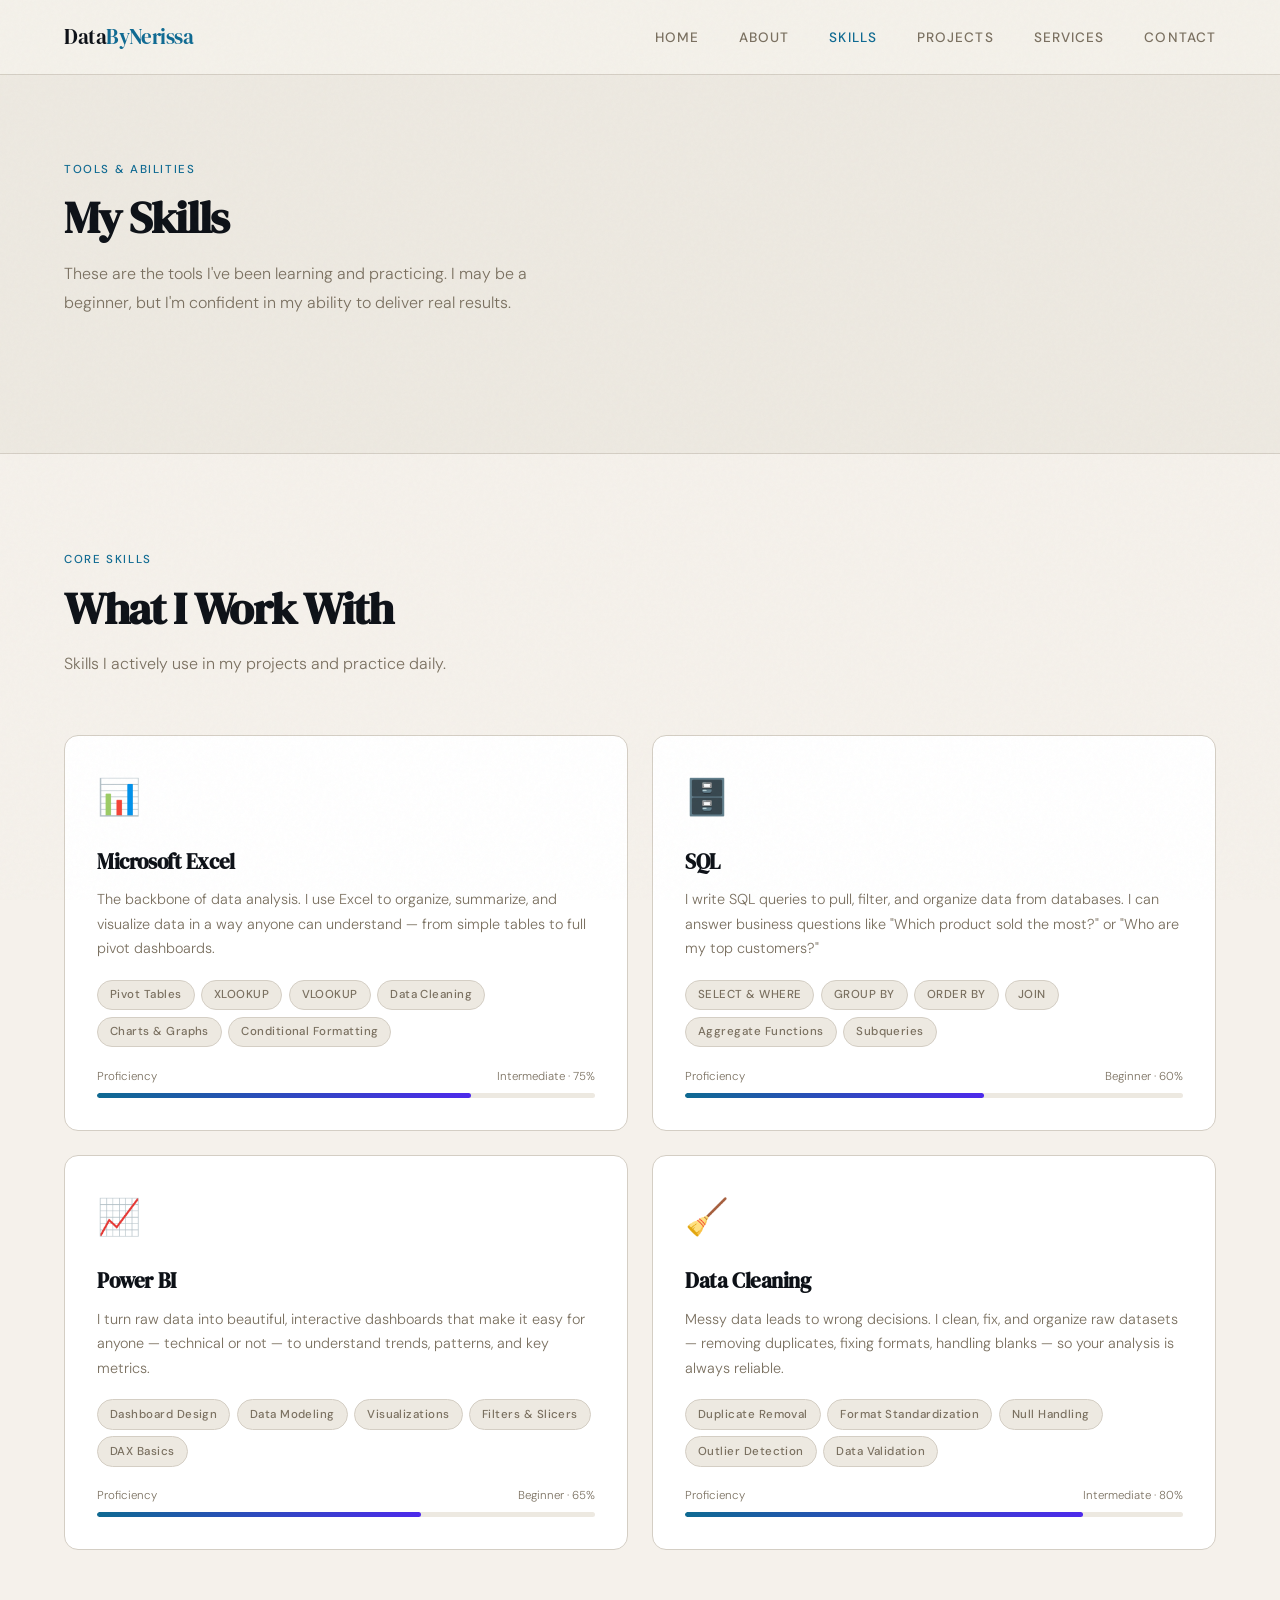
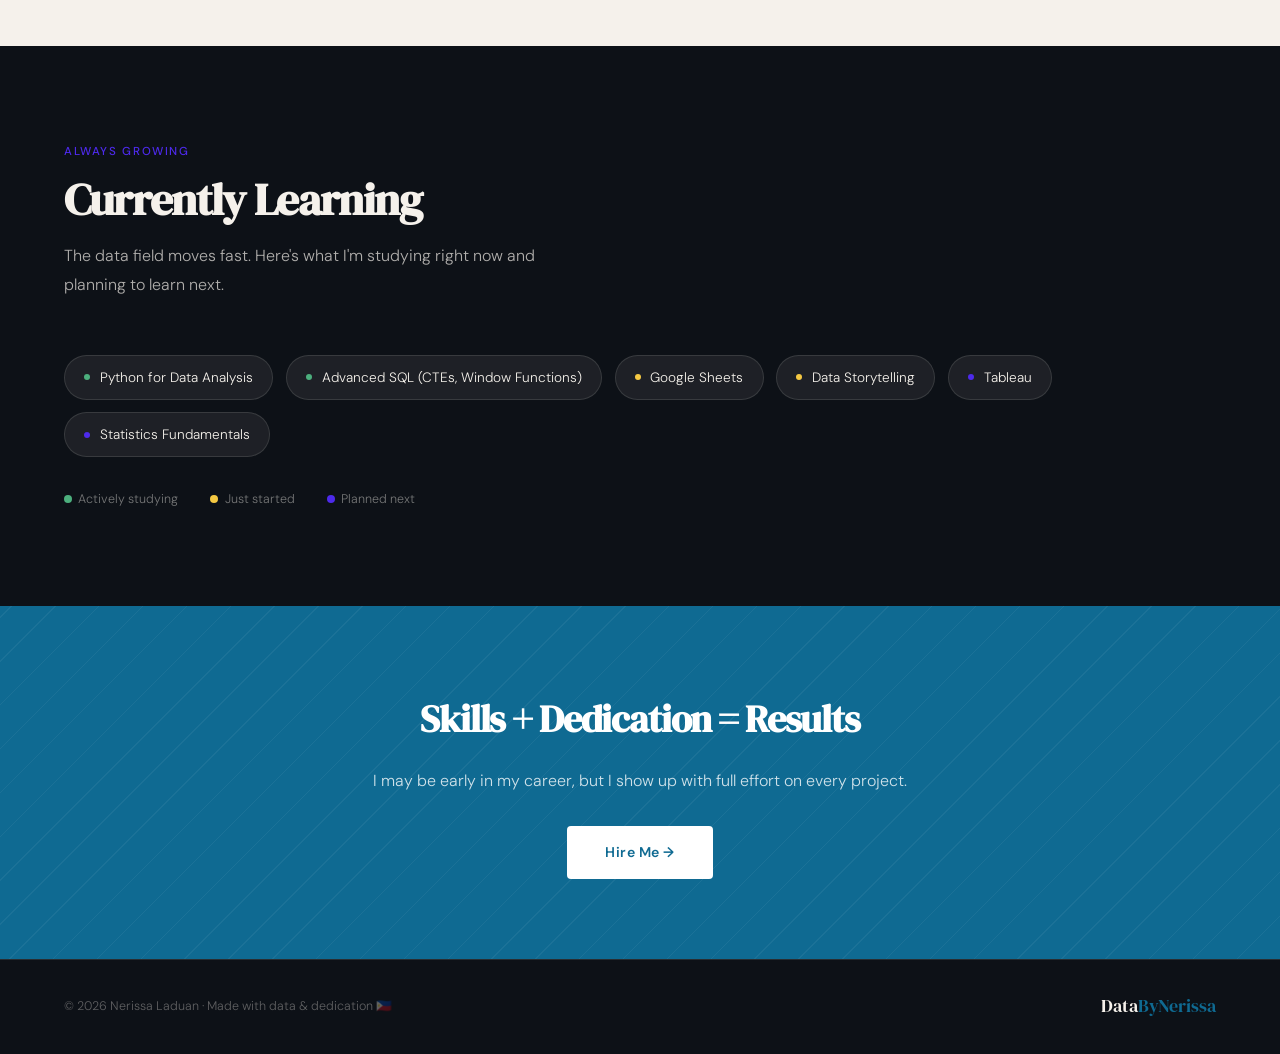
<file: skills.html>
<!DOCTYPE html>
<html lang="en">
<head>
  <meta charset="UTF-8">
  <meta name="viewport" content="width=device-width, initial-scale=1.0">
  <meta name="description" content="My Skills — SQL, Excel, Power BI, and data analysis expertise.">
  <meta name="theme-color" content="#0f6a92">
  <meta name="referrer" content="strict-origin-when-cross-origin">
  <meta http-equiv="X-UA-Compatible" content="ie=edge">
  <title>Skills — DataByNerissa</title>
  <link rel="stylesheet" href="style.css">

  <style>
    /* ── SKILLS PAGE HEADER ─────────────────────────────── */
    .page-hero {
      background: var(--cream);
      padding: 10rem 4rem 5rem;
      border-bottom: 1px solid var(--border);
    }

    /* ── SKILLS GRID ────────────────────────────────────── */
    .skills-section { background: var(--paper); }

    .skills-grid {
      display: grid;
      grid-template-columns: repeat(2, 1fr);
      gap: 1.5rem;
    }

    .skill-card {
      background: var(--white);
      border: 1px solid var(--border);
      border-radius: 14px;
      padding: 2rem;
      transition: box-shadow 0.2s, transform 0.2s;
    }
    .skill-card:hover {
      box-shadow: 0 12px 40px rgba(0,0,0,0.08);
      transform: translateY(-3px);
    }

    /* Big emoji icon */
    .skill-icon {
      font-size: 2.2rem;
      margin-bottom: 1rem;
      display: block;
    }

    .skill-card h3 {
      font-family: 'DM Serif Display', serif;
      font-size: 1.3rem;
      letter-spacing: -0.02em;
      color: var(--ink);
      margin-bottom: 0.5rem;
    }

    .skill-card > p {
      font-size: 0.9rem;
      color: var(--muted);
      line-height: 1.7;
      margin-bottom: 1.2rem;
    }

    /* Sub-skills tags */
    .skill-tags {
      display: flex;
      flex-wrap: wrap;
      gap: 0.4rem;
      margin-bottom: 1.2rem;
    }
    .skill-tag {
      background: var(--cream);
      border: 1px solid var(--border);
      color: var(--muted);
      padding: 0.28rem 0.75rem;
      border-radius: 100px;
      font-size: 0.72rem;
      font-weight: 500;
      letter-spacing: 0.04em;
    }

    /* Proficiency bar */
    .skill-bar-label {
      display: flex;
      justify-content: space-between;
      font-size: 0.72rem;
      color: var(--muted);
      margin-bottom: 0.4rem;
    }
    .skill-bar-wrap {
      background: var(--cream);
      border-radius: 100px;
      height: 5px;
      overflow: hidden;
    }
    .skill-bar {
      height: 100%;
      background: linear-gradient(90deg, var(--accent), var(--accent-light));
      border-radius: 100px;
      transition: width 1.2s cubic-bezier(0.25, 1, 0.5, 1);
      width: 0%; /* starts at 0, animated by JS to final width */
    }

    /* ── TOOLS I'M LEARNING ─────────────────────────────── */
    .learning-section { background: var(--dark-bg); }
    .learning-section .section-label { color: var(--accent-light); }
    .learning-section .section-title { color: var(--paper); }
    .learning-section .section-intro { color: var(--dark-text); }

    .learning-grid {
      display: flex;
      flex-wrap: wrap;
      gap: 0.8rem;
    }

    .learning-chip {
      display: flex;
      align-items: center;
      gap: 0.6rem;
      background: rgba(245,241,235,0.07);
      border: 1px solid var(--dark-border);
      border-radius: 100px;
      padding: 0.6rem 1.2rem;
      color: var(--paper);
      font-size: 0.85rem;
      transition: background 0.2s, border-color 0.2s;
    }
    .learning-chip:hover {
      background: rgba(200,98,42,0.15);
      border-color: var(--accent);
    }
    .learning-chip .dot {
      width: 6px; height: 6px;
      border-radius: 50%;
    }
    .dot-green   { background: #4caf7d; }
    .dot-yellow  { background: #f5c842; }
    .dot-orange  { background: var(--accent-light); }

    /* Mobile */
    @media (max-width: 900px) {
      .page-hero { padding: 8rem 1.5rem 4rem; }
      .skills-grid { grid-template-columns: 1fr; }
    }
  </style>
</head>
<body>

  <!-- NAV -->
  <nav>
    <a href="index.html" class="nav-logo">Data<span>ByNerissa</span></a>
    <!-- ↑ CHANGE: Your brand name -->
    <button class="nav-toggle" onclick="toggleNav()"><span></span><span></span><span></span></button>
    <ul class="nav-links" id="navLinks">
      <li><a href="index.html">Home</a></li>
      <li><a href="about.html">About</a></li>
      <li><a href="skills.html" class="active">Skills</a></li>
      <li><a href="projects.html">Projects</a></li>
      <li><a href="services.html">Services</a></li>
      <li><a href="contact.html">Contact</a></li>
    </ul>
  </nav>

  <!-- PAGE HERO -->
  <div class="page-hero">
    <span class="section-label">Tools &amp; Abilities</span>
    <h1 class="section-title">My Skills</h1>
    <p class="section-intro">
      These are the tools I've been learning and practicing.
      I may be a beginner, but I'm confident in my ability to deliver real results.
      <!-- ↑ CHANGE: Edit this intro to match your confidence level -->
    </p>
  </div>

  <!-- ═══════════════════════════════════════════════════════
       SKILLS GRID
       ── HOW TO EDIT ──
       Each .skill-card is one skill. To edit a skill:
         1. Change the emoji icon
         2. Change the heading (h3)
         3. Change the description paragraph
         4. Update the skill-tag chips
         5. Change the proficiency percentage (data-width attribute)
            and the label text (e.g. "Beginner · 60%")
       To ADD a skill: copy a full .skill-card block and paste it.
       ═══════════════════════════════════════════════════════ -->
  <section class="skills-section">
    <span class="section-label reveal">Core Skills</span>
    <h2 class="section-title reveal">What I Work With</h2>
    <p class="section-intro reveal">Skills I actively use in my projects and practice daily.</p>

    <div class="skills-grid">

      <!-- SKILL 1: EXCEL -->
      <div class="skill-card reveal">
        <span class="skill-icon">📊</span>
        <!-- ↑ CHANGE: Replace emoji with a relevant one -->

        <h3>Microsoft Excel</h3>
        <!-- ↑ CHANGE: Skill name -->

        <p>The backbone of data analysis. I use Excel to organize, summarize, and visualize data in a way anyone can understand — from simple tables to full pivot dashboards.</p>
        <!-- ↑ CHANGE: Your own description of how you use this tool -->

        <div class="skill-tags">
          <!-- ↑ CHANGE: Add or remove tags based on what you actually know -->
          <span class="skill-tag">Pivot Tables</span>
          <span class="skill-tag">XLOOKUP</span>
          <span class="skill-tag">VLOOKUP</span>
          <span class="skill-tag">Data Cleaning</span>
          <span class="skill-tag">Charts & Graphs</span>
          <span class="skill-tag">Conditional Formatting</span>
        </div>

        <div class="skill-bar-label">
          <span>Proficiency</span>
          <span>Intermediate · 75%</span>
          <!-- ↑ CHANGE: Update label to match your actual level -->
        </div>
        <div class="skill-bar-wrap">
          <div class="skill-bar" data-width="75"></div>
          <!-- ↑ CHANGE: data-width="75" → change 75 to your percentage (0–100) -->
        </div>
      </div>

      <!-- SKILL 2: SQL -->
      <div class="skill-card reveal" style="transition-delay:0.1s">
        <span class="skill-icon">🗄️</span>
        <h3>SQL</h3>
        <p>I write SQL queries to pull, filter, and organize data from databases. I can answer business questions like "Which product sold the most?" or "Who are my top customers?"</p>

        <div class="skill-tags">
          <span class="skill-tag">SELECT &amp; WHERE</span>
          <span class="skill-tag">GROUP BY</span>
          <span class="skill-tag">ORDER BY</span>
          <span class="skill-tag">JOIN</span>
          <span class="skill-tag">Aggregate Functions</span>
          <span class="skill-tag">Subqueries</span>
        </div>

        <div class="skill-bar-label">
          <span>Proficiency</span>
          <span>Beginner · 60%</span>
        </div>
        <div class="skill-bar-wrap">
          <div class="skill-bar" data-width="60"></div>
        </div>
      </div>

      <!-- SKILL 3: POWER BI -->
      <div class="skill-card reveal" style="transition-delay:0.2s">
        <span class="skill-icon">📈</span>
        <h3>Power BI</h3>
        <p>I turn raw data into beautiful, interactive dashboards that make it easy for anyone — technical or not — to understand trends, patterns, and key metrics.</p>

        <div class="skill-tags">
          <span class="skill-tag">Dashboard Design</span>
          <span class="skill-tag">Data Modeling</span>
          <span class="skill-tag">Visualizations</span>
          <span class="skill-tag">Filters &amp; Slicers</span>
          <span class="skill-tag">DAX Basics</span>
        </div>

        <div class="skill-bar-label">
          <span>Proficiency</span>
          <span>Beginner · 65%</span>
        </div>
        <div class="skill-bar-wrap">
          <div class="skill-bar" data-width="65"></div>
        </div>
      </div>

      <!-- SKILL 4: DATA CLEANING -->
      <div class="skill-card reveal" style="transition-delay:0.3s">
        <span class="skill-icon">🧹</span>
        <h3>Data Cleaning</h3>
        <p>Messy data leads to wrong decisions. I clean, fix, and organize raw datasets — removing duplicates, fixing formats, handling blanks — so your analysis is always reliable.</p>

        <div class="skill-tags">
          <span class="skill-tag">Duplicate Removal</span>
          <span class="skill-tag">Format Standardization</span>
          <span class="skill-tag">Null Handling</span>
          <span class="skill-tag">Outlier Detection</span>
          <span class="skill-tag">Data Validation</span>
        </div>

        <div class="skill-bar-label">
          <span>Proficiency</span>
          <span>Intermediate · 80%</span>
        </div>
        <div class="skill-bar-wrap">
          <div class="skill-bar" data-width="80"></div>
        </div>
      </div>

      <!-- ── ADD MORE SKILLS HERE ──────────────────────────
           Copy a .skill-card block above and paste here.
           Change the content to your new skill.
           ─────────────────────────────────────────────────── -->

    </div><!-- end skills-grid -->
  </section>

  <!-- ═══════════════════════════════════════════════════════
       TOOLS I'M CURRENTLY LEARNING
       ── HOW TO EDIT ──
       Add or remove .learning-chip items.
       Change dot color:
         dot-green  = actively learning
         dot-yellow = exploring / just started
         dot-orange = planned next
       ═══════════════════════════════════════════════════════ -->
  <section class="learning-section">
    <span class="section-label reveal">Always Growing</span>
    <h2 class="section-title reveal">Currently Learning</h2>
    <p class="section-intro reveal">
      The data field moves fast. Here's what I'm studying right now and planning to learn next.
    </p>

    <div class="learning-grid reveal">

      <!-- Green dot = actively studying now -->
      <div class="learning-chip">
        <span class="dot dot-green"></span> Python for Data Analysis
        <!-- ↑ CHANGE: What you're actively learning -->
      </div>
      <div class="learning-chip">
        <span class="dot dot-green"></span> Advanced SQL (CTEs, Window Functions)
      </div>
      <div class="learning-chip">
        <span class="dot dot-yellow"></span> Google Sheets
        <!-- Yellow = just started -->
      </div>
      <div class="learning-chip">
        <span class="dot dot-yellow"></span> Data Storytelling
      </div>
      <div class="learning-chip">
        <span class="dot dot-orange"></span> Tableau
        <!-- Orange = planned, not started yet -->
      </div>
      <div class="learning-chip">
        <span class="dot dot-orange"></span> Statistics Fundamentals
      </div>

      <!-- Add more chips by copying a .learning-chip block -->

    </div>

    <!-- Legend for the colored dots -->
    <div style="display:flex;gap:2rem;margin-top:2rem;flex-wrap:wrap;">
      <span style="font-size:0.78rem;color:rgba(245,241,235,0.45);display:flex;align-items:center;gap:0.4rem">
        <span class="dot dot-green" style="display:inline-block;width:8px;height:8px;border-radius:50%"></span> Actively studying
      </span>
      <span style="font-size:0.78rem;color:rgba(245,241,235,0.45);display:flex;align-items:center;gap:0.4rem">
        <span class="dot dot-yellow" style="display:inline-block;width:8px;height:8px;border-radius:50%;background:#f5c842"></span> Just started
      </span>
      <span style="font-size:0.78rem;color:rgba(245,241,235,0.45);display:flex;align-items:center;gap:0.4rem">
        <span class="dot dot-orange" style="display:inline-block;width:8px;height:8px;border-radius:50%;background:var(--accent-light)"></span> Planned next
      </span>
    </div>
  </section>

  <!-- CTA -->
  <div class="cta-banner">
    <h2>Skills + Dedication = Results</h2>
    <p>I may be early in my career, but I show up with full effort on every project.</p>
    <a href="contact.html" class="btn-white">Hire Me →</a>
  </div>

  <!-- FOOTER -->
  <footer>
    <p>© 2026 Nerissa Laduan · Made with data &amp; dedication 🇵🇭</p>
    <!-- ↑ CHANGE: Your name -->
    <a href="index.html">Data<span>ByNerissa</span></a>
  </footer>

  <script>
    function toggleNav() {
      document.getElementById('navLinks').classList.toggle('open');
    }

    // Scroll reveal observer
    const observer = new IntersectionObserver((entries) => {
      entries.forEach(e => {
        if (e.isIntersecting) {
          e.target.classList.add('visible');
          observer.unobserve(e.target);

          // Animate skill bars inside revealed cards
          e.target.querySelectorAll('.skill-bar').forEach(bar => {
            const targetWidth = bar.getAttribute('data-width') + '%';
            setTimeout(() => { bar.style.width = targetWidth; }, 200);
          });
        }
      });
    }, { threshold: 0.12 });

    document.querySelectorAll('.reveal').forEach(el => observer.observe(el));

    // Also animate bars that are already visible on load
    window.addEventListener('load', () => {
      document.querySelectorAll('.skill-card.visible .skill-bar').forEach(bar => {
        bar.style.width = bar.getAttribute('data-width') + '%';
      });
    });
  </script>
</body>
</html>
</file>
<file: style.css>
/* ============================================================
   GLOBAL STYLESHEET — style.css
   Used by ALL pages. Edit colors, fonts, and layout here.
   ============================================================ */

/* ── GOOGLE FONTS ──────────────────────────────────────────
   To change fonts, replace the @import URL below.
   Current fonts:
     - DM Serif Display → headings (elegant, editorial)
     - DM Sans          → body text (clean, readable)
   Find alternatives at: https://fonts.google.com
   ────────────────────────────────────────────────────────── */
@import url('https://fonts.googleapis.com/css2?family=DM+Serif+Display:ital@0;1&family=DM+Sans:ital,opsz,wght@0,9..40,300;0,9..40,400;0,9..40,500;0,9..40,600;1,9..40,300&display=swap');

/* ── COLOR PALETTE ─────────────────────────────────────────
   Change colors here and they update across the whole site.
   --ink       → main text color (very dark)
   --paper     → page background (warm off-white)
   --cream     → subtle section background
   --accent    → your brand color (burnt orange)
   --accent-light → lighter version of brand color
   --muted     → grey text for descriptions
   --border    → lines and card borders
   --white     → pure white for cards
   ────────────────────────────────────────────────────────── */
:root {
  --ink:          #0d1117;
  --paper:        #f5f1eb;
  --cream:        #ede9e1;
  --accent:       #0f6a92; /* ← CHANGE THIS to update your brand color everywhere */
  --accent-light: #4d2aeb;
  --muted:        #7a7060;
  --border:       #d4cec4;
  --white:        #ffffff;
  --card:         #faf8f4;
  --dark-bg:      #0d1117;
  --dark-border:  rgba(245,241,235,0.12);
  --dark-text:    rgba(245,241,235,0.7);
}

/* ── RESET & BASE ──────────────────────────────────────────
   Do not change these unless you know what you're doing.
   ────────────────────────────────────────────────────────── */
*, *::before, *::after {
  box-sizing: border-box;
  margin: 0;
  padding: 0;
}

html {
  scroll-behavior: smooth;
}

body {
  background: var(--paper);
  color: var(--ink);
  font-family: 'DM Sans', sans-serif;
  font-weight: 300;
  line-height: 1.7;
  overflow-x: hidden;
}

/* Subtle paper texture overlay — remove if you don't like it */
body::before {
  content: '';
  position: fixed;
  inset: 0;
  background-image: url("data:image/svg+xml,%3Csvg viewBox='0 0 256 256' xmlns='http://www.w3.org/2000/svg'%3E%3Cfilter id='noise'%3E%3CfeTurbulence type='fractalNoise' baseFrequency='0.9' numOctaves='4' stitchTiles='stitch'/%3E%3C/filter%3E%3Crect width='100%25' height='100%25' filter='url(%23noise)' opacity='0.04'/%3E%3C/svg%3E");
  pointer-events: none;
  z-index: 9999;
  opacity: 0.6;
}

/* ── NAVIGATION BAR ────────────────────────────────────────
   The top nav shared across all pages.
   ────────────────────────────────────────────────────────── */
nav {
  position: fixed;
  top: 0; left: 0; right: 0;
  z-index: 500;
  display: flex;
  justify-content: space-between;
  align-items: center;
  padding: 1.2rem 4rem;
  background: rgba(245,241,235,0.92);
  backdrop-filter: blur(14px);
  border-bottom: 1px solid var(--border);
}

/* ── LOGO ─────────────────────────────────────────────
   Change "Data" and "Juan" below in each HTML file.
   The <span> part gets the accent color automatically.
   ───────────────────────────────────────────────────── */
.nav-logo {
  font-family: 'DM Serif Display', serif;
  font-size: 1.3rem;
  color: var(--ink);
  text-decoration: none;
  letter-spacing: -0.02em;
}
.nav-logo span { color: var(--accent); }

/* Navigation links list */
.nav-links {
  display: flex;
  gap: 2.5rem;
  list-style: none;
}

.nav-links a {
  text-decoration: none;
  color: var(--muted);
  font-size: 0.85rem;
  font-weight: 500;
  letter-spacing: 0.08em;
  text-transform: uppercase;
  transition: color 0.2s;
}

.nav-links a:hover,
.nav-links a.active { color: var(--accent); }

/* Mobile hamburger menu button */
.nav-toggle {
  display: none;
  background: none;
  border: none;
  cursor: pointer;
  padding: 4px;
  flex-direction: column;
  gap: 5px;
}

.nav-toggle span {
  display: block;
  width: 24px;
  height: 2px;
  background: var(--ink);
  border-radius: 2px;
  transition: all 0.3s;
}

/* ── SECTION LAYOUT ────────────────────────────────────────
   Standard spacing for every section.
   ────────────────────────────────────────────────────────── */
section, .page-section {
  padding: 6rem 4rem;
}

/* Tiny uppercase label above titles */
.section-label {
  font-size: 0.72rem;
  font-weight: 500;
  color: var(--accent);
  letter-spacing: 0.14em;
  text-transform: uppercase;
  margin-bottom: 0.8rem;
  display: block;
}

/* Main section heading */
.section-title {
  font-family: 'DM Serif Display', serif;
  font-size: clamp(2rem, 3.5vw, 2.8rem);
  letter-spacing: -0.03em;
  line-height: 1.15;
  margin-bottom: 1rem;
  color: var(--ink);
}

/* Subtitle / intro text under heading */
.section-intro {
  color: var(--muted);
  max-width: 520px;
  font-size: 1rem;
  margin-bottom: 3.5rem;
  line-height: 1.8;
}

/* ── BUTTONS ───────────────────────────────────────────────
   Reusable button styles.
   ────────────────────────────────────────────────────────── */
.btn-primary {
  background: var(--ink);
  color: var(--paper);
  padding: 0.9rem 2rem;
  border: none;
  border-radius: 4px;
  font-family: 'DM Sans', sans-serif;
  font-size: 0.88rem;
  font-weight: 500;
  letter-spacing: 0.04em;
  cursor: pointer;
  text-decoration: none;
  display: inline-block;
  transition: background 0.2s, transform 0.15s;
}
.btn-primary:hover { background: var(--accent); transform: translateY(-1px); }

.btn-secondary {
  background: transparent;
  color: var(--ink);
  padding: 0.9rem 2rem;
  border: 1.5px solid var(--border);
  border-radius: 4px;
  font-family: 'DM Sans', sans-serif;
  font-size: 0.88rem;
  font-weight: 500;
  letter-spacing: 0.04em;
  cursor: pointer;
  text-decoration: none;
  display: inline-block;
  transition: border-color 0.2s, color 0.2s;
}
.btn-secondary:hover { border-color: var(--accent); color: var(--accent); }

.btn-white {
  background: var(--white);
  color: var(--accent);
  padding: 0.9rem 2.4rem;
  border: none;
  border-radius: 4px;
  font-family: 'DM Sans', sans-serif;
  font-size: 0.88rem;
  font-weight: 600;
  letter-spacing: 0.04em;
  cursor: pointer;
  text-decoration: none;
  display: inline-block;
  transition: transform 0.15s, box-shadow 0.15s;
}
.btn-white:hover { transform: translateY(-2px); box-shadow: 0 8px 24px rgba(0,0,0,0.15); }

/* ── SCROLL REVEAL ANIMATION ──────────────────────────────
   Elements with class "reveal" fade in when scrolled to.
   Handled by the JS in each page's <script> tag.
   ────────────────────────────────────────────────────────── */
.reveal {
  opacity: 0;
  transform: translateY(24px);
  transition: opacity 0.6s ease, transform 0.6s ease;
}
.reveal.visible {
  opacity: 1;
  transform: translateY(0);
}

/* ── FOOTER ────────────────────────────────────────────────
   Shared footer at the bottom of every page.
   ────────────────────────────────────────────────────────── */
footer {
  background: var(--dark-bg);
  border-top: 1px solid var(--dark-border);
  padding: 2rem 4rem;
  display: flex;
  justify-content: space-between;
  align-items: center;
  flex-wrap: wrap;
  gap: 1rem;
}

footer p {
  font-size: 0.78rem;
  color: rgba(245,241,235,0.35);
}

footer a {
  font-family: 'DM Serif Display', serif;
  font-size: 1.1rem;
  color: var(--paper);
  text-decoration: none;
}
footer a span { color: var(--accent); }

/* ── CTA BANNER ────────────────────────────────────────────
   The orange "Open for Work" strip used across pages.
   ────────────────────────────────────────────────────────── */
.cta-banner {
  background: var(--accent);
  padding: 5rem 4rem;
  text-align: center;
  position: relative;
  overflow: hidden;
}
.cta-banner::before {
  content: '';
  position: absolute;
  inset: 0;
  background: repeating-linear-gradient(
    -45deg,
    transparent, transparent 30px,
    rgba(255,255,255,0.05) 30px,
    rgba(255,255,255,0.05) 31px
  );
  pointer-events: none;
}
.cta-banner h2 {
  font-family: 'DM Serif Display', serif;
  font-size: clamp(1.8rem, 3vw, 2.8rem);
  color: var(--white);
  letter-spacing: -0.03em;
  margin-bottom: 1rem;
  position: relative;
}
.cta-banner p {
  color: rgba(255,255,255,0.8);
  font-size: 1rem;
  margin-bottom: 2rem;
  position: relative;
}

/* ── MOBILE RESPONSIVE ─────────────────────────────────────
   Adjustments for small screens (phones & tablets).
   ────────────────────────────────────────────────────────── */
@media (max-width: 900px) {
  nav { padding: 1rem 1.5rem; }

  /* Show hamburger on mobile */
  .nav-toggle { display: flex; }

  /* Hide nav links by default on mobile */
  .nav-links {
    display: none;
    position: absolute;
    top: 100%;
    left: 0; right: 0;
    background: rgba(245,241,235,0.98);
    border-bottom: 1px solid var(--border);
    padding: 1.5rem;
    flex-direction: column;
    gap: 1.2rem;
    backdrop-filter: blur(14px);
  }
  .nav-links.open { display: flex; }

  section, .page-section { padding: 4rem 1.5rem; }
  .cta-banner { padding: 3.5rem 1.5rem; }
  footer { flex-direction: column; text-align: center; padding: 1.5rem; }
}
</file>
